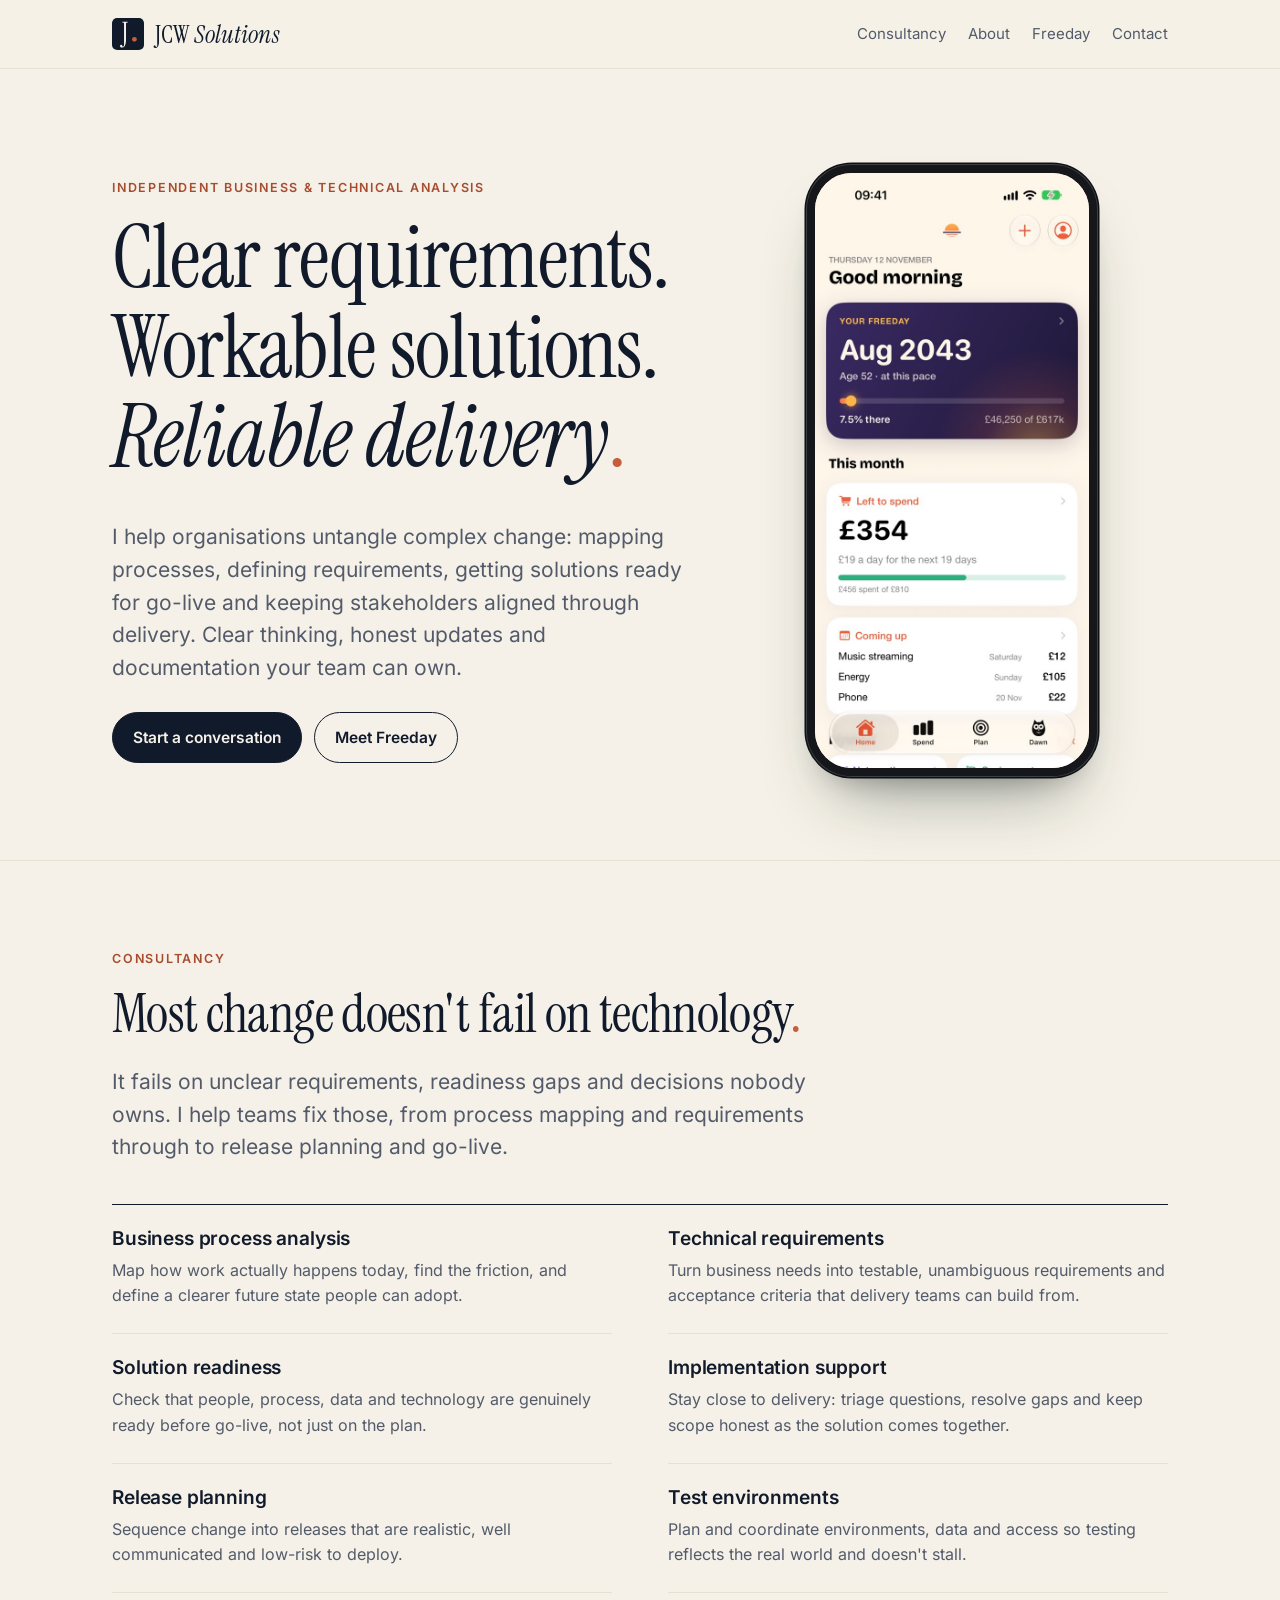
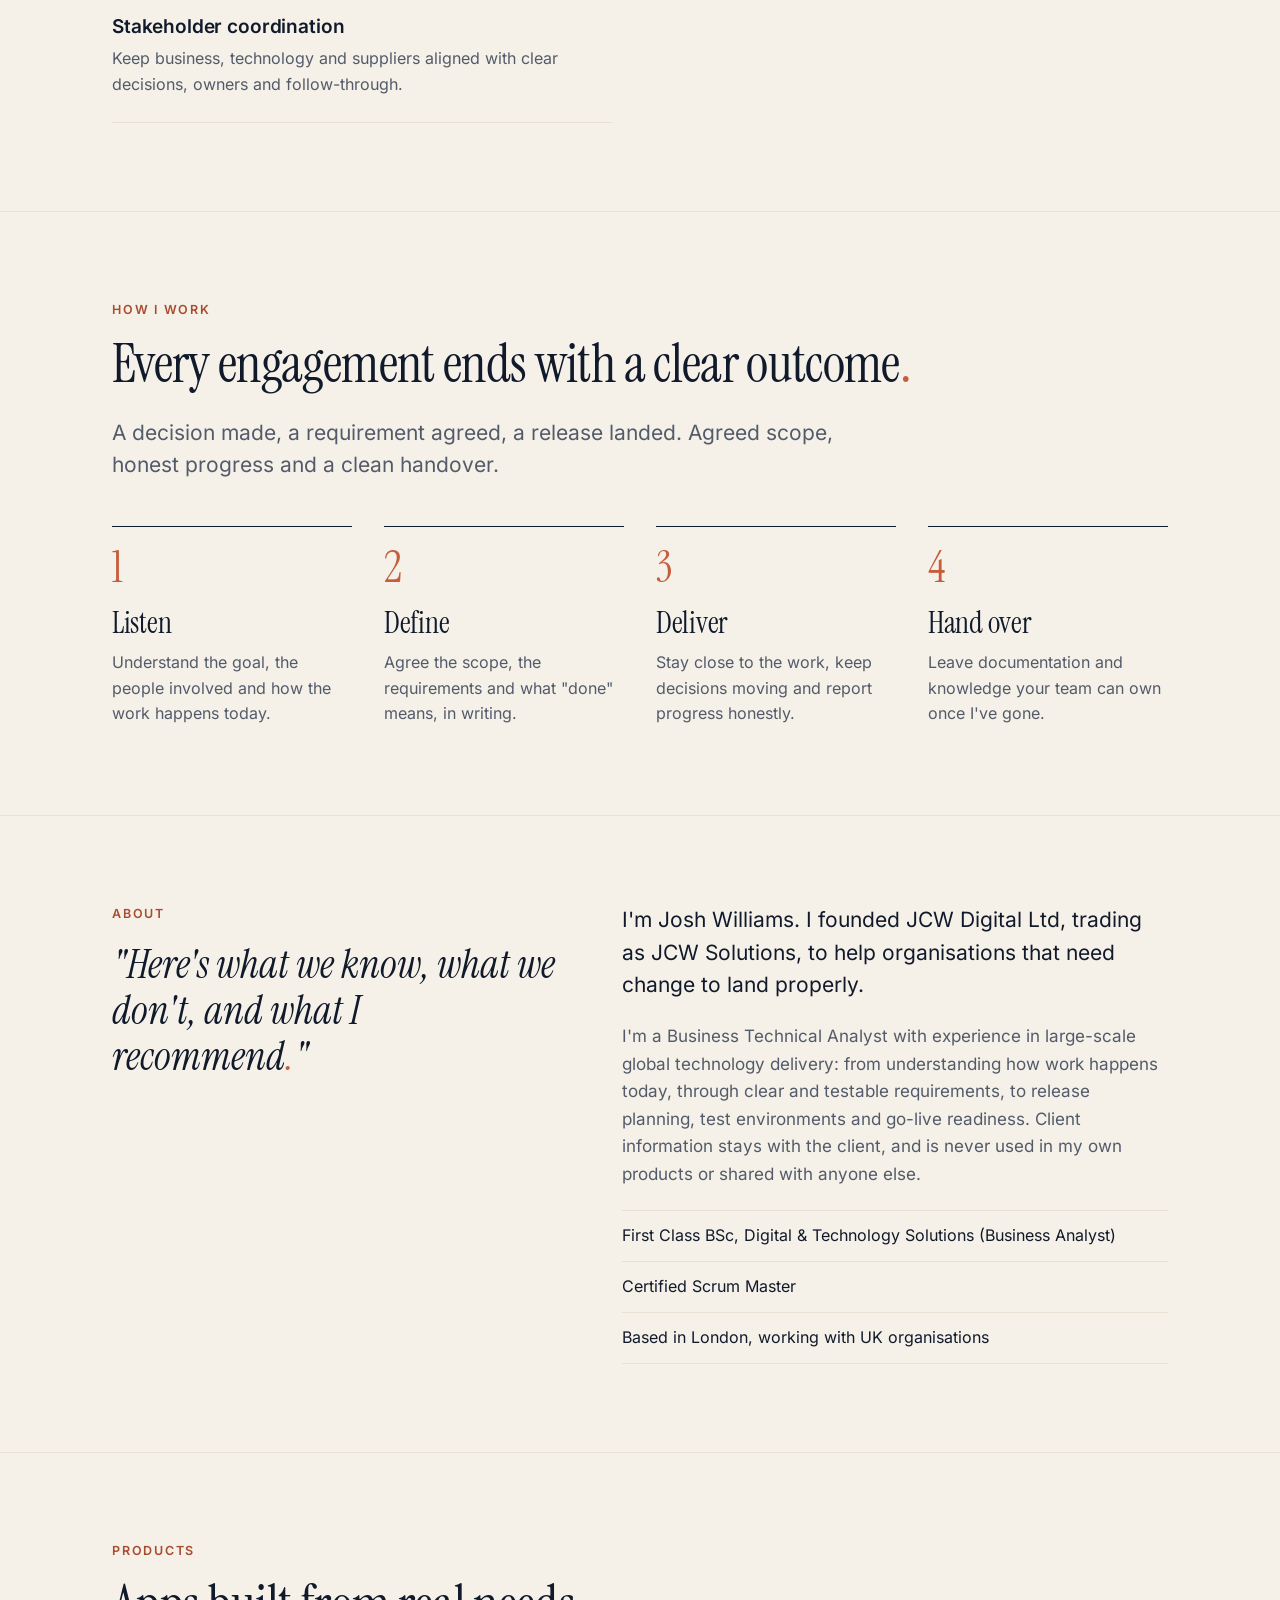
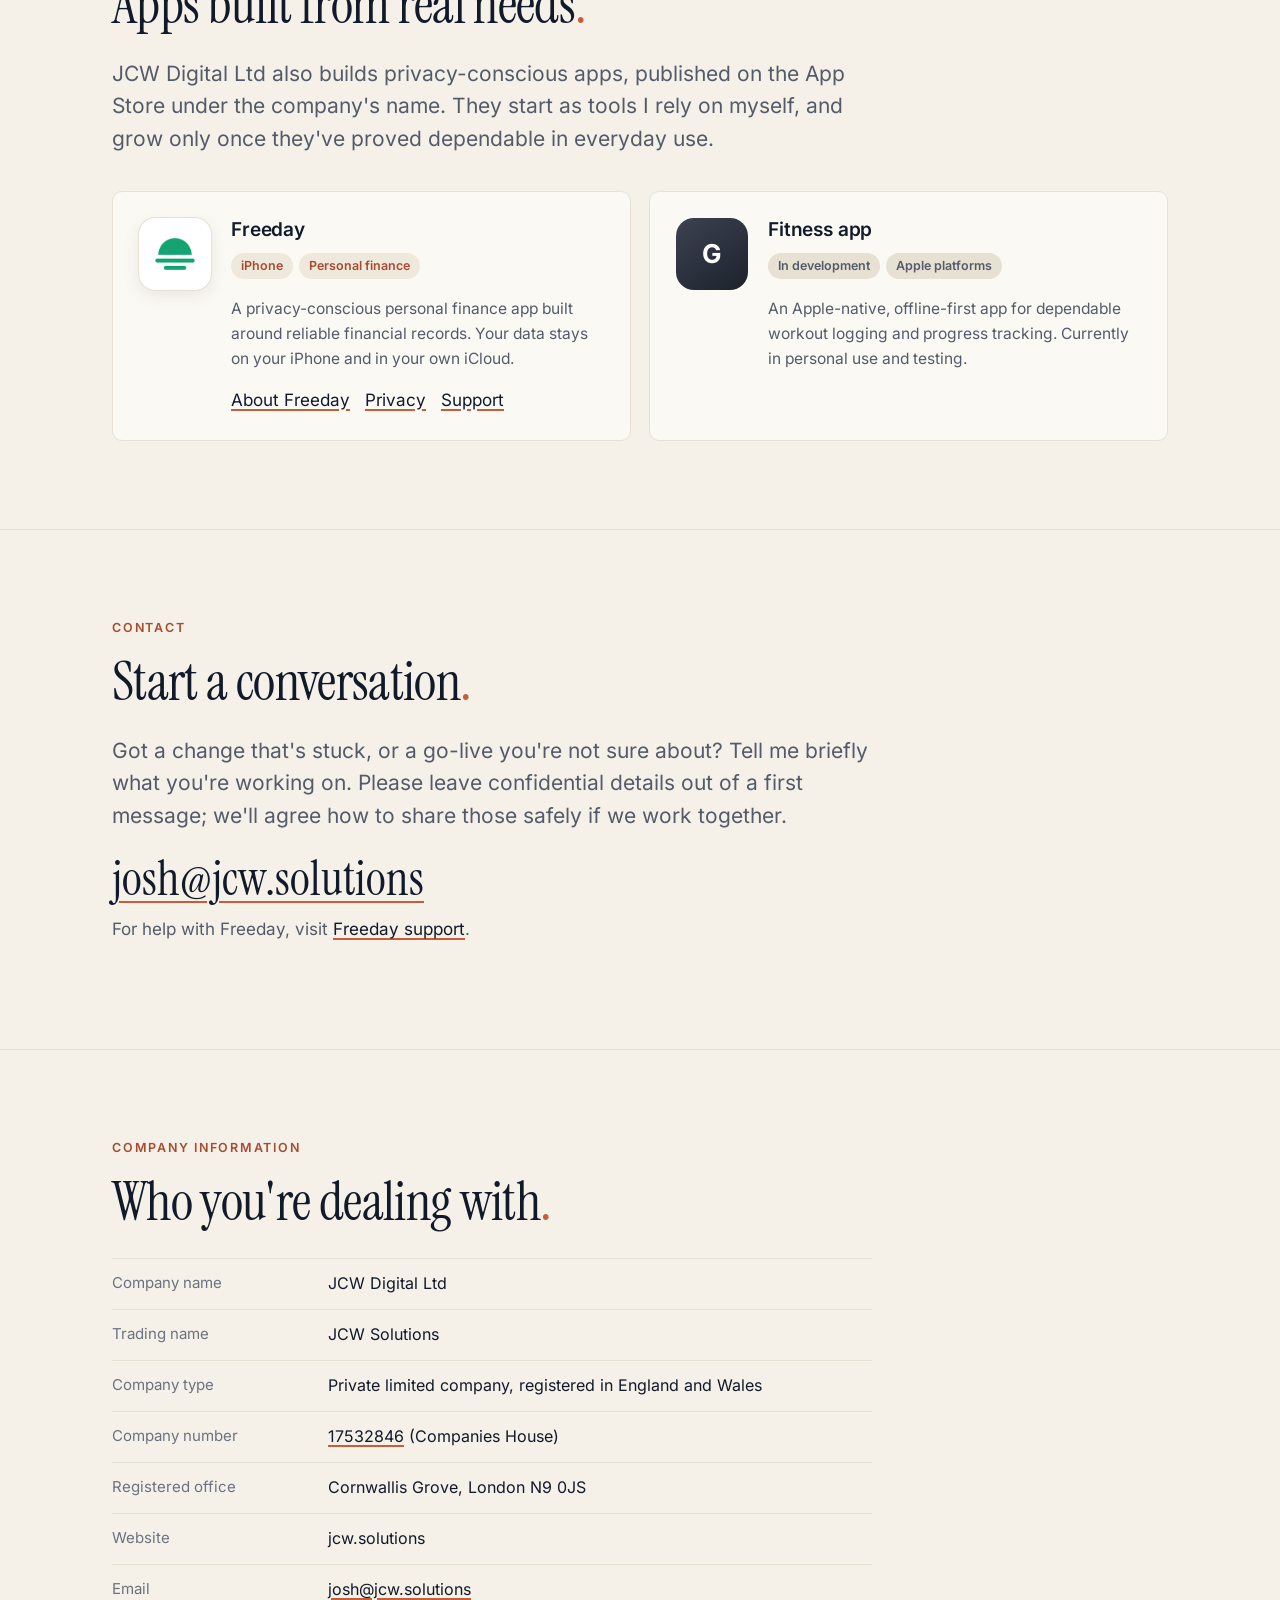
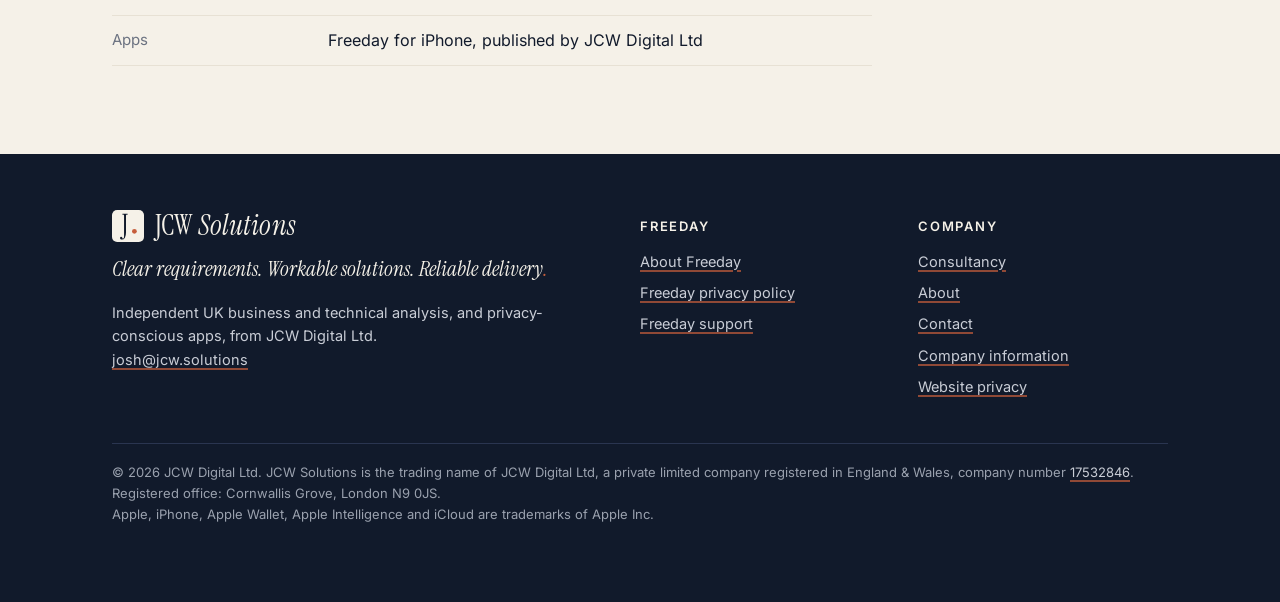
<file: index.html>
<!doctype html>
<html lang="en-GB">
<head>
<meta charset="utf-8">
<meta name="viewport" content="width=device-width, initial-scale=1">
<title>JCW Solutions (JCW Digital Ltd) — Business & technology analysis, and privacy-first apps</title>
<meta name="description" content="JCW Solutions, the trading name of JCW Digital Ltd, helps organisations turn complex business and technology challenges into clear requirements, workable solutions and reliable delivery — and builds privacy-first apps for iPhone.">
<link rel="canonical" href="https://jcw.solutions/">
<meta property="og:title" content="JCW Solutions (JCW Digital Ltd) — Business & technology analysis, and privacy-first apps">
<meta property="og:description" content="JCW Solutions, the trading name of JCW Digital Ltd, helps organisations turn complex business and technology challenges into clear requirements, workable solutions and reliable delivery — and builds privacy-first apps for iPhone.">
<meta property="og:url" content="https://jcw.solutions/">
<meta property="og:type" content="website">
<meta property="og:site_name" content="JCW Solutions (JCW Digital Ltd)">
<script type="application/ld+json">{"@context": "https://schema.org", "@type": "Organization", "name": "JCW Solutions", "legalName": "JCW Digital Ltd", "url": "https://jcw.solutions", "email": "josh@jcw.solutions", "logo": "https://jcw.solutions/assets/jcw-mark.svg", "founder": {"@type": "Person", "name": "Joshua Williams"}, "address": {"@type": "PostalAddress", "streetAddress": "Cornwallis Grove", "addressLocality": "London", "postalCode": "N9 0JS", "addressCountry": "GB"}, "identifier": {"@type": "PropertyValue", "propertyID": "Companies House company number", "value": "17532846"}, "sameAs": ["https://find-and-update.company-information.service.gov.uk/company/17532846"]}</script>
<meta name="color-scheme" content="light dark">
<meta name="theme-color" content="#F5F1E8" media="(prefers-color-scheme: light)">
<meta name="theme-color" content="#111A2B" media="(prefers-color-scheme: dark)">
<link rel="preload" href="/assets/fonts/instrument-serif.woff2" as="font" type="font/woff2" crossorigin>
<link rel="preload" href="/assets/fonts/inter-var.woff2" as="font" type="font/woff2" crossorigin>
<link rel="icon" href="/assets/favicon.svg" type="image/svg+xml">
<link rel="stylesheet" href="/assets/site.css">
<script src="/assets/site.js" defer></script>
</head>
<body data-section="home">
<a class="skip" href="#main">Skip to content</a>
<header class="site-header"><div class="wrap">
  <a class="brand" href="/" aria-label="JCW Solutions home"><svg class="brand-mark" viewBox="0 0 512 512" aria-hidden="true" focusable="false"><rect width="512" height="512" rx="81.92" class="tile"/><path d="M159.76448 473.5488Q146.11455999999998 473.5488 137.52832 466.28352Q128.94208 459.01824 128.94208 447.1296Q128.94208 438.3232 134.00576 432.59904Q139.06944 426.87488 146.99519999999998 426.87488Q154.48064 426.87488 157.56288 431.27808000000005Q160.64512 435.68128 162.62655999999998 441.40544Q164.608 447.1296 167.24992 451.53279999999995Q169.89184 455.936 175.61599999999999 455.936Q183.98208 455.936 188.38528 446.24896Q192.78848 436.56192 192.78848 418.94912V90.91072000000003Q192.78848 81.66399999999999 189.9264 78.58176Q187.06432 75.49952000000002 177.8176 73.73824000000002L167.69024 71.97696000000002Q161.96608 70.656 161.96608 66.69312000000002Q161.96608 61.84960000000001 168.57088 61.84960000000001H248.2688Q254.8736 61.84960000000001 254.8736 66.69312000000002Q254.8736 70.656 249.14944 71.97696000000002L239.02208 73.73824000000002Q229.77535999999998 75.49952000000002 226.91328 78.58176Q224.0512 81.66399999999999 224.0512 90.91072000000003V359.50592Q224.0512 412.34432 206.87872 442.94656Q189.70623999999998 473.5488 159.76448 473.5488Z" class="j"/><circle cx="358.40" cy="340.48" r="38.40" class="stop"/></svg><span>JCW <em>Solutions</em></span></a>
  <nav class="nav" aria-label="Main"><a href="/#services">Consultancy</a><a href="/#about">About</a><a href="/freeday/">Freeday</a><a href="/#contact">Contact</a></nav>
</div></header>
<main id="main">
<section class="hero"><div class="wrap hero-split">
  <div>
    <p class="eyebrow">Independent business &amp; technical analysis</p>
    <h1>Clear requirements. Workable solutions. <em>Reliable delivery</em><span class="dot">.</span></h1>
    <p class="lede">I help organisations untangle complex change: mapping processes, defining requirements, getting solutions ready for go-live and keeping stakeholders aligned through delivery. Clear thinking, honest updates and documentation your team can own.</p>
    <div class="btns">
      <a class="btn primary" href="#contact">Start a conversation</a>
      <a class="btn" href="/freeday/">Meet Freeday</a>
    </div>
  </div>
  <a href="/freeday/" aria-label="Freeday, the personal finance app from JCW Solutions"><figure class="phone"><picture><source srcset="/assets/shots/dark-home.jpg" media="(prefers-color-scheme: dark)"><img src="/assets/shots/light-home.jpg" width="600" height="1304" alt="Freeday app home screen" loading="eager" decoding="async"></picture></figure></a>
</div></section>

<section id="services"><div class="wrap">
  <p class="eyebrow">Consultancy</p>
  <h2>Most change doesn't fail on technology<span class="dot">.</span></h2>
  <p class="lede">It fails on unclear requirements, readiness gaps and decisions nobody owns. I help teams fix those, from process mapping and requirements through to release planning and go-live.</p>
  <ul class="ruled">
    <li><h3>Business process analysis</h3><p>Map how work actually happens today, find the friction, and define a clearer future state people can adopt.</p></li>
    <li><h3>Technical requirements</h3><p>Turn business needs into testable, unambiguous requirements and acceptance criteria that delivery teams can build from.</p></li>
    <li><h3>Solution readiness</h3><p>Check that people, process, data and technology are genuinely ready before go-live, not just on the plan.</p></li>
    <li><h3>Implementation support</h3><p>Stay close to delivery: triage questions, resolve gaps and keep scope honest as the solution comes together.</p></li>
    <li><h3>Release planning</h3><p>Sequence change into releases that are realistic, well communicated and low-risk to deploy.</p></li>
    <li><h3>Test environments</h3><p>Plan and coordinate environments, data and access so testing reflects the real world and doesn't stall.</p></li>
    <li><h3>Stakeholder coordination</h3><p>Keep business, technology and suppliers aligned with clear decisions, owners and follow-through.</p></li>
  </ul>
</div></section>

<section id="approach"><div class="wrap">
  <p class="eyebrow">How I work</p>
  <h2>Every engagement ends with a clear outcome<span class="dot">.</span></h2>
  <p class="lede">A decision made, a requirement agreed, a release landed. Agreed scope, honest progress and a clean handover.</p>
  <ol class="steps">
    <li><h3>Listen</h3><p>Understand the goal, the people involved and how the work happens today.</p></li>
    <li><h3>Define</h3><p>Agree the scope, the requirements and what "done" means, in writing.</p></li>
    <li><h3>Deliver</h3><p>Stay close to the work, keep decisions moving and report progress honestly.</p></li>
    <li><h3>Hand over</h3><p>Leave documentation and knowledge your team can own once I've gone.</p></li>
  </ol>
</div></section>

<section id="about"><div class="wrap about">
  <div>
    <p class="eyebrow">About</p>
    <blockquote>"Here's what we know, what we don't, and what I recommend<span class="dot">.</span>"</blockquote>
  </div>
  <div>
    <p class="lede" style="color:var(--ink)">I'm Josh Williams. I founded JCW Digital Ltd, trading as JCW Solutions, to help organisations that need change to land properly.</p>
    <p class="muted">I'm a Business Technical Analyst with experience in large-scale global technology delivery: from understanding how work happens today, through clear and testable requirements, to release planning, test environments and go-live readiness. Client information stays with the client, and is never used in my own products or shared with anyone else.</p>
    <ul class="facts">
      <li>First Class BSc, Digital &amp; Technology Solutions (Business Analyst)</li>
      <li>Certified Scrum Master</li>
      <li>Based in London, working with UK organisations</li>
    </ul>
  </div>
</div></section>

<section id="products"><div class="wrap">
  <p class="eyebrow">Products</p>
  <h2>Apps built from real needs<span class="dot">.</span></h2>
  <p class="lede">JCW Digital Ltd also builds privacy-conscious apps, published on the App Store under the company's name. They start as tools I rely on myself, and grow only once they've proved dependable in everyday use.</p>
  <div class="grid grid-2" style="margin-top:36px">
    <div class="card product">
      <picture><source srcset="/assets/freeday-icon-dark-180.png 1x, /assets/freeday-icon-dark-360.png 2x" media="(prefers-color-scheme: dark)"><img class="app-icon-img" src="/assets/freeday-icon-180.png" srcset="/assets/freeday-icon-180.png 1x, /assets/freeday-icon-360.png 2x" width="72" height="72" alt="Freeday app icon"></picture>
      <div>
        <h3>Freeday</h3>
        <p><span class="pill">iPhone</span><span class="pill">Personal finance</span></p>
        <p class="muted">A privacy-conscious personal finance app built around reliable financial records. Your data stays on your iPhone and in your own iCloud.</p>
        <p><a href="/freeday/">About Freeday</a> &nbsp; <a href="/freeday/privacy/">Privacy</a> &nbsp; <a href="/freeday/support/">Support</a></p>
      </div>
    </div>
    <div class="card product">
      <div class="app-icon fitness" aria-hidden="true">G</div>
      <div>
        <h3>Fitness app</h3>
        <p><span class="pill neutral">In development</span><span class="pill neutral">Apple platforms</span></p>
        <p class="muted">An Apple-native, offline-first app for dependable workout logging and progress tracking. Currently in personal use and testing.</p>
      </div>
    </div>
  </div>
</div></section>

<section id="contact"><div class="wrap">
  <p class="eyebrow">Contact</p>
  <h2>Start a conversation<span class="dot">.</span></h2>
  <p class="lede">Got a change that's stuck, or a go-live you're not sure about? Tell me briefly what you're working on. Please leave confidential details out of a first message; we'll agree how to share those safely if we work together.</p>
  <p class="contact-line"><a href="mailto:josh@jcw.solutions">josh@jcw.solutions</a></p>
  <p class="muted">For help with Freeday, visit <a href="/freeday/support/">Freeday support</a>.</p>
</div></section>

<section id="company"><div class="wrap">
  <p class="eyebrow">Company information</p>
  <h2>Who you're dealing with<span class="dot">.</span></h2>
  <dl class="company">
    <div><dt>Company name</dt><dd>JCW Digital Ltd</dd></div>
    <div><dt>Trading name</dt><dd>JCW Solutions</dd></div>
    <div><dt>Company type</dt><dd>Private limited company, registered in England and Wales</dd></div>
    <div><dt>Company number</dt><dd><a href="https://find-and-update.company-information.service.gov.uk/company/17532846">17532846</a> (Companies House)</dd></div>
    <div><dt>Registered office</dt><dd>Cornwallis Grove, London N9 0JS</dd></div>
    <div><dt>Website</dt><dd>jcw.solutions</dd></div>
    <div><dt>Email</dt><dd><a href="mailto:josh@jcw.solutions">josh@jcw.solutions</a></dd></div>
    <div><dt>Apps</dt><dd>Freeday for iPhone, published by JCW Digital Ltd</dd></div>
  </dl>
</div></section>

</main>
<footer class="site-footer"><div class="wrap">
  <div class="cols">
    <div>
      <a class="brand" href="/" aria-label="JCW Solutions home"><svg class="brand-mark" viewBox="0 0 512 512" aria-hidden="true" focusable="false"><rect width="512" height="512" rx="81.92" class="tile"/><path d="M159.76448 473.5488Q146.11455999999998 473.5488 137.52832 466.28352Q128.94208 459.01824 128.94208 447.1296Q128.94208 438.3232 134.00576 432.59904Q139.06944 426.87488 146.99519999999998 426.87488Q154.48064 426.87488 157.56288 431.27808000000005Q160.64512 435.68128 162.62655999999998 441.40544Q164.608 447.1296 167.24992 451.53279999999995Q169.89184 455.936 175.61599999999999 455.936Q183.98208 455.936 188.38528 446.24896Q192.78848 436.56192 192.78848 418.94912V90.91072000000003Q192.78848 81.66399999999999 189.9264 78.58176Q187.06432 75.49952000000002 177.8176 73.73824000000002L167.69024 71.97696000000002Q161.96608 70.656 161.96608 66.69312000000002Q161.96608 61.84960000000001 168.57088 61.84960000000001H248.2688Q254.8736 61.84960000000001 254.8736 66.69312000000002Q254.8736 70.656 249.14944 71.97696000000002L239.02208 73.73824000000002Q229.77535999999998 75.49952000000002 226.91328 78.58176Q224.0512 81.66399999999999 224.0512 90.91072000000003V359.50592Q224.0512 412.34432 206.87872 442.94656Q189.70623999999998 473.5488 159.76448 473.5488Z" class="j"/><circle cx="358.40" cy="340.48" r="38.40" class="stop"/></svg><span>JCW <em>Solutions</em></span></a>
      <p class="tagline">Clear requirements. Workable solutions. Reliable delivery<span class="dot">.</span></p>
      <p>Independent UK business and technical analysis, and privacy-conscious apps, from JCW Digital Ltd.<br><a href="mailto:josh@jcw.solutions">josh@jcw.solutions</a></p>
    </div>
    <div><h4>Freeday</h4><ul>
      <li><a href="/freeday/">About Freeday</a></li>
      <li><a href="/freeday/privacy/">Freeday privacy policy</a></li>
      <li><a href="/freeday/support/">Freeday support</a></li>
    </ul></div>
    <div><h4>Company</h4><ul>
      <li><a href="/#services">Consultancy</a></li>
      <li><a href="/#about">About</a></li>
      <li><a href="/#contact">Contact</a></li>
      <li><a href="/#company">Company information</a></li>
      <li><a href="/privacy/">Website privacy</a></li>
    </ul></div>
  </div>
  <p class="legal">&copy; 2026 JCW Digital Ltd. JCW Solutions is the trading name of JCW Digital Ltd, a private limited company registered in England &amp; Wales, company number <a href="https://find-and-update.company-information.service.gov.uk/company/17532846">17532846</a>. Registered office: Cornwallis Grove, London N9 0JS.<br>Apple, iPhone, Apple Wallet, Apple Intelligence and iCloud are trademarks of Apple Inc.</p>
</div></footer>
</body>
</html>
</file>
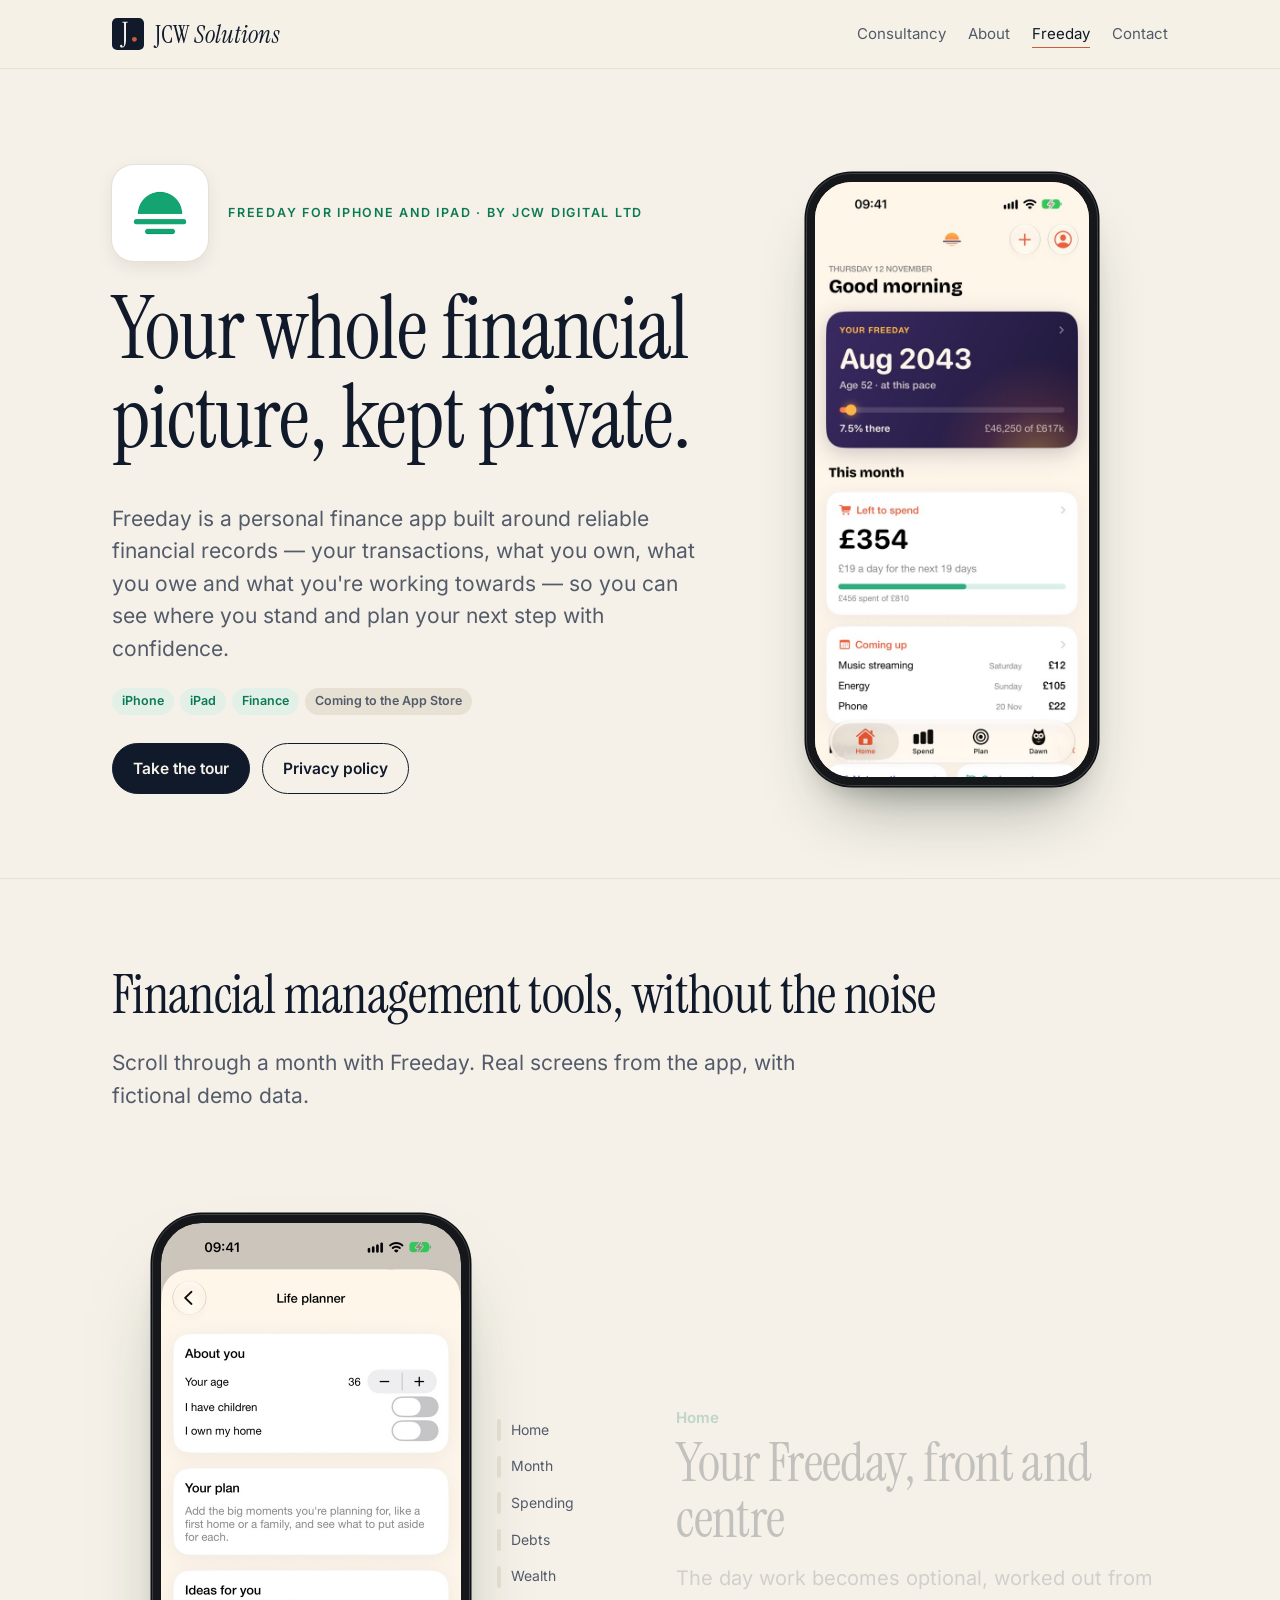
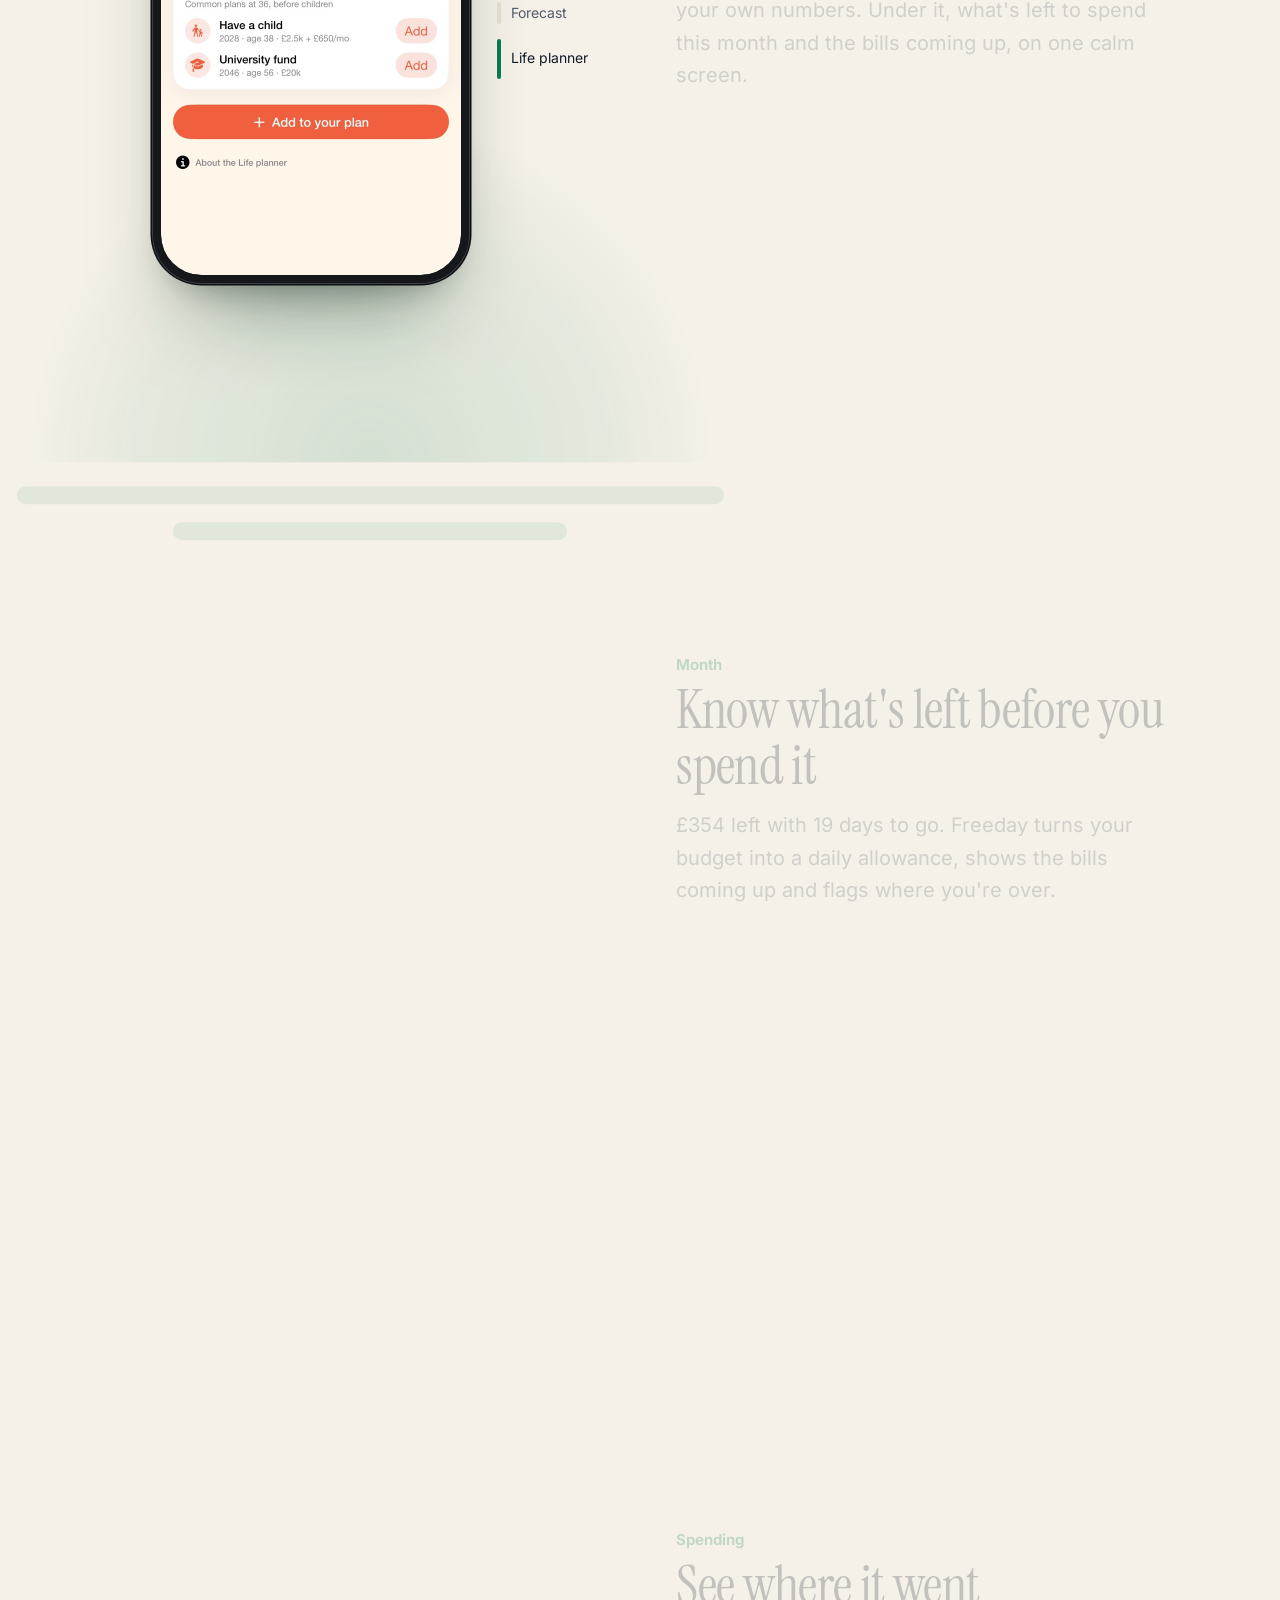
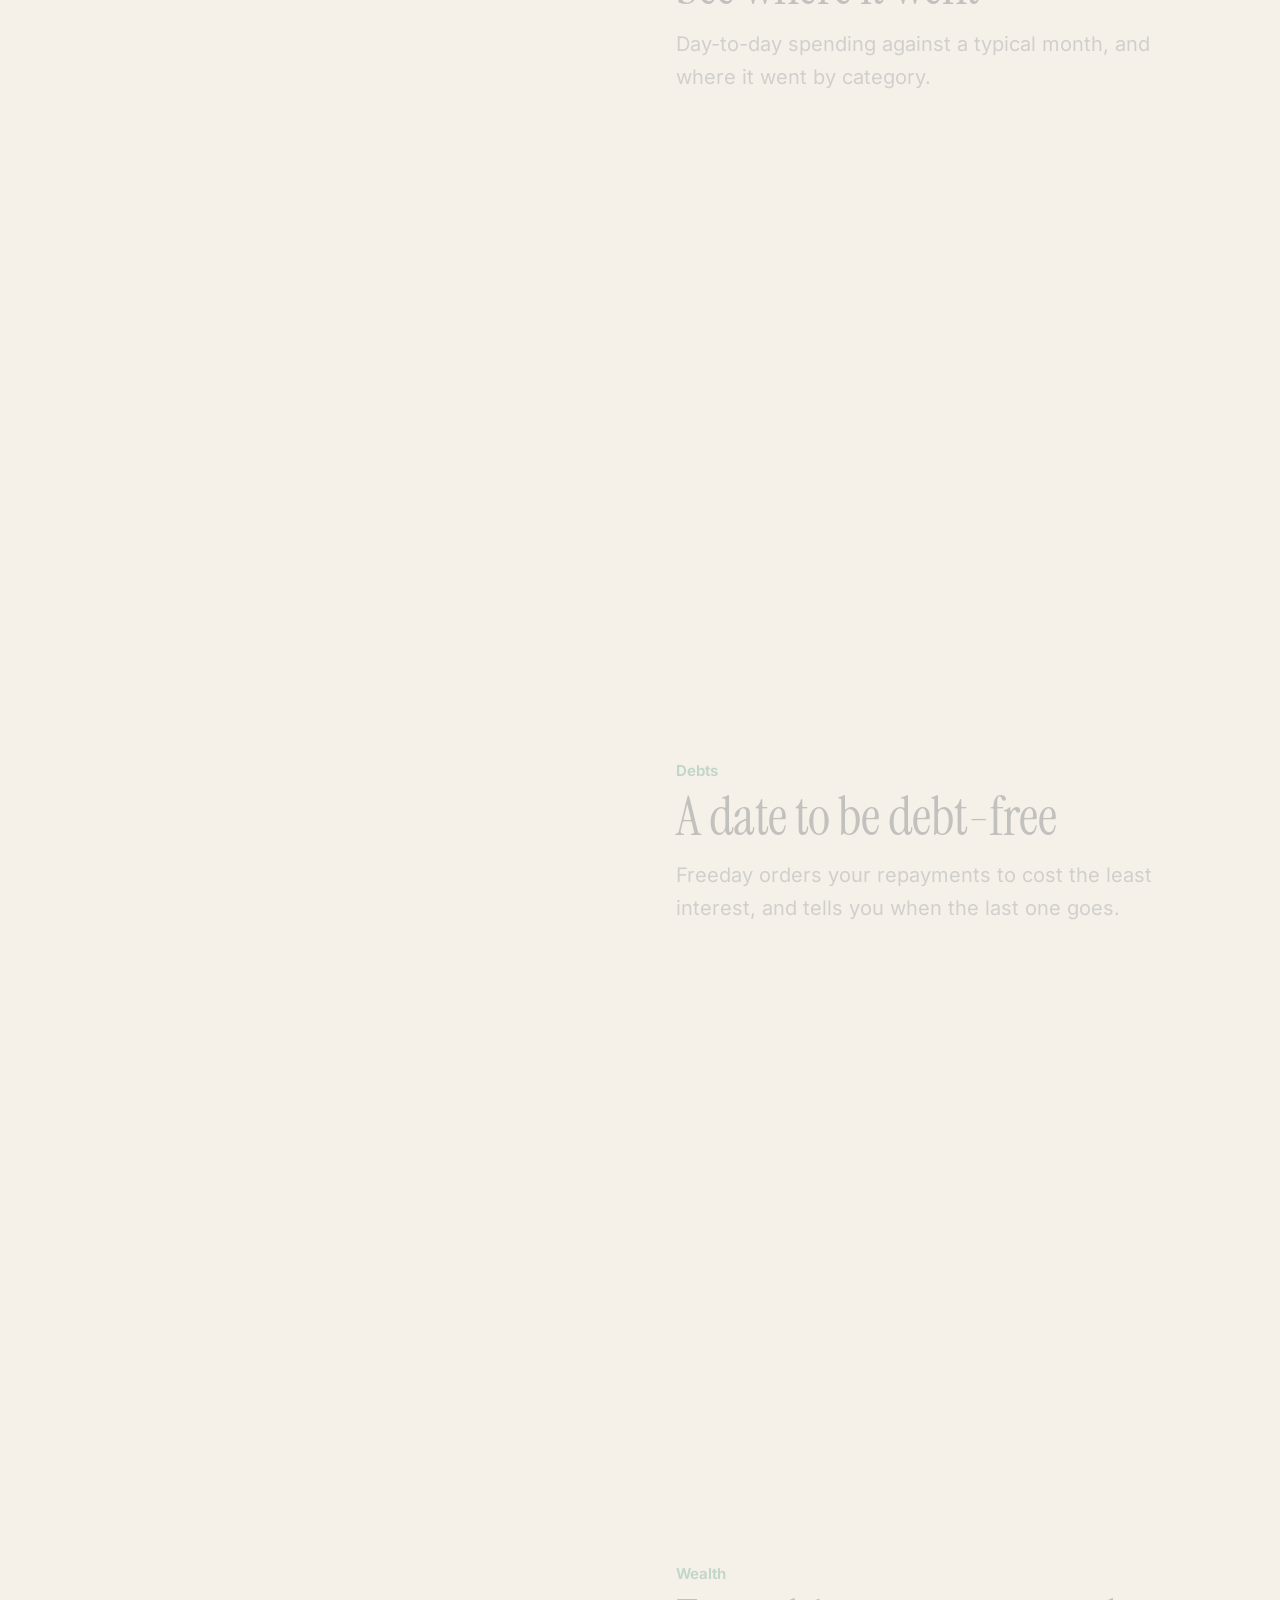
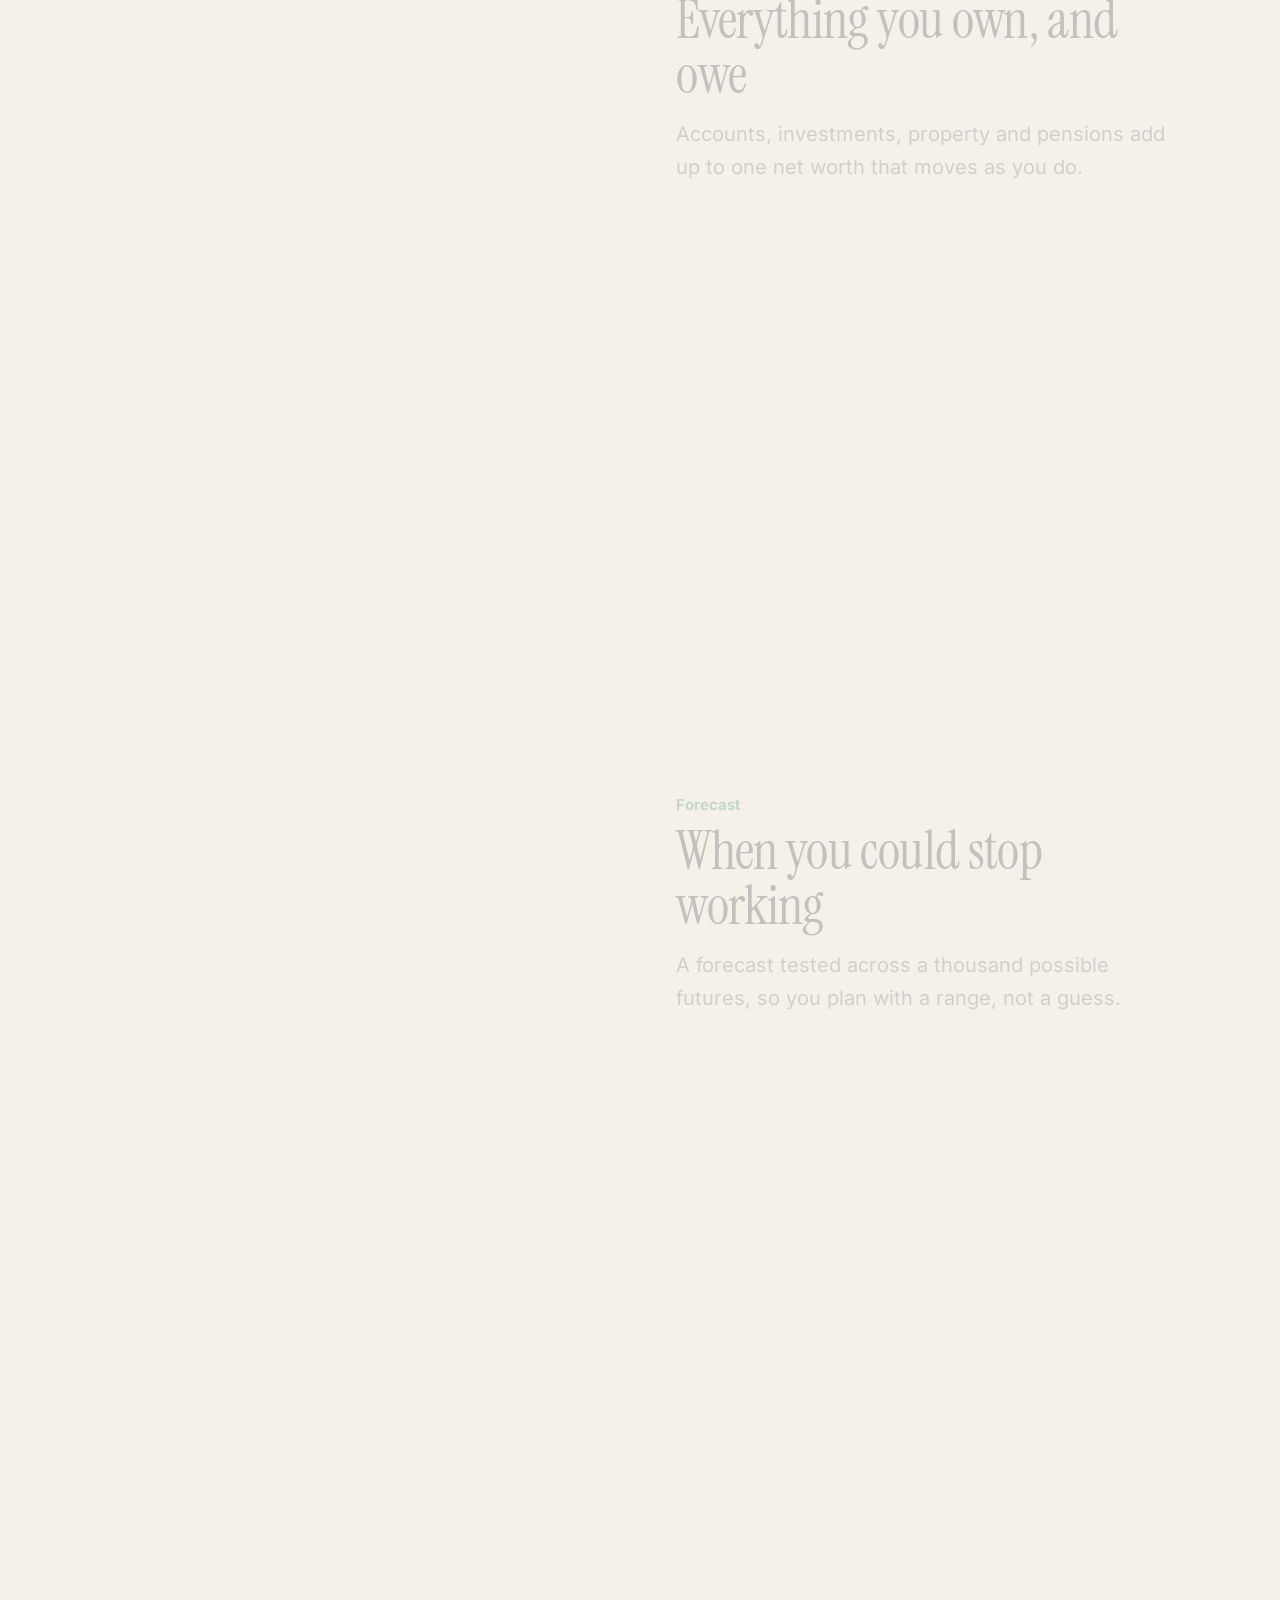
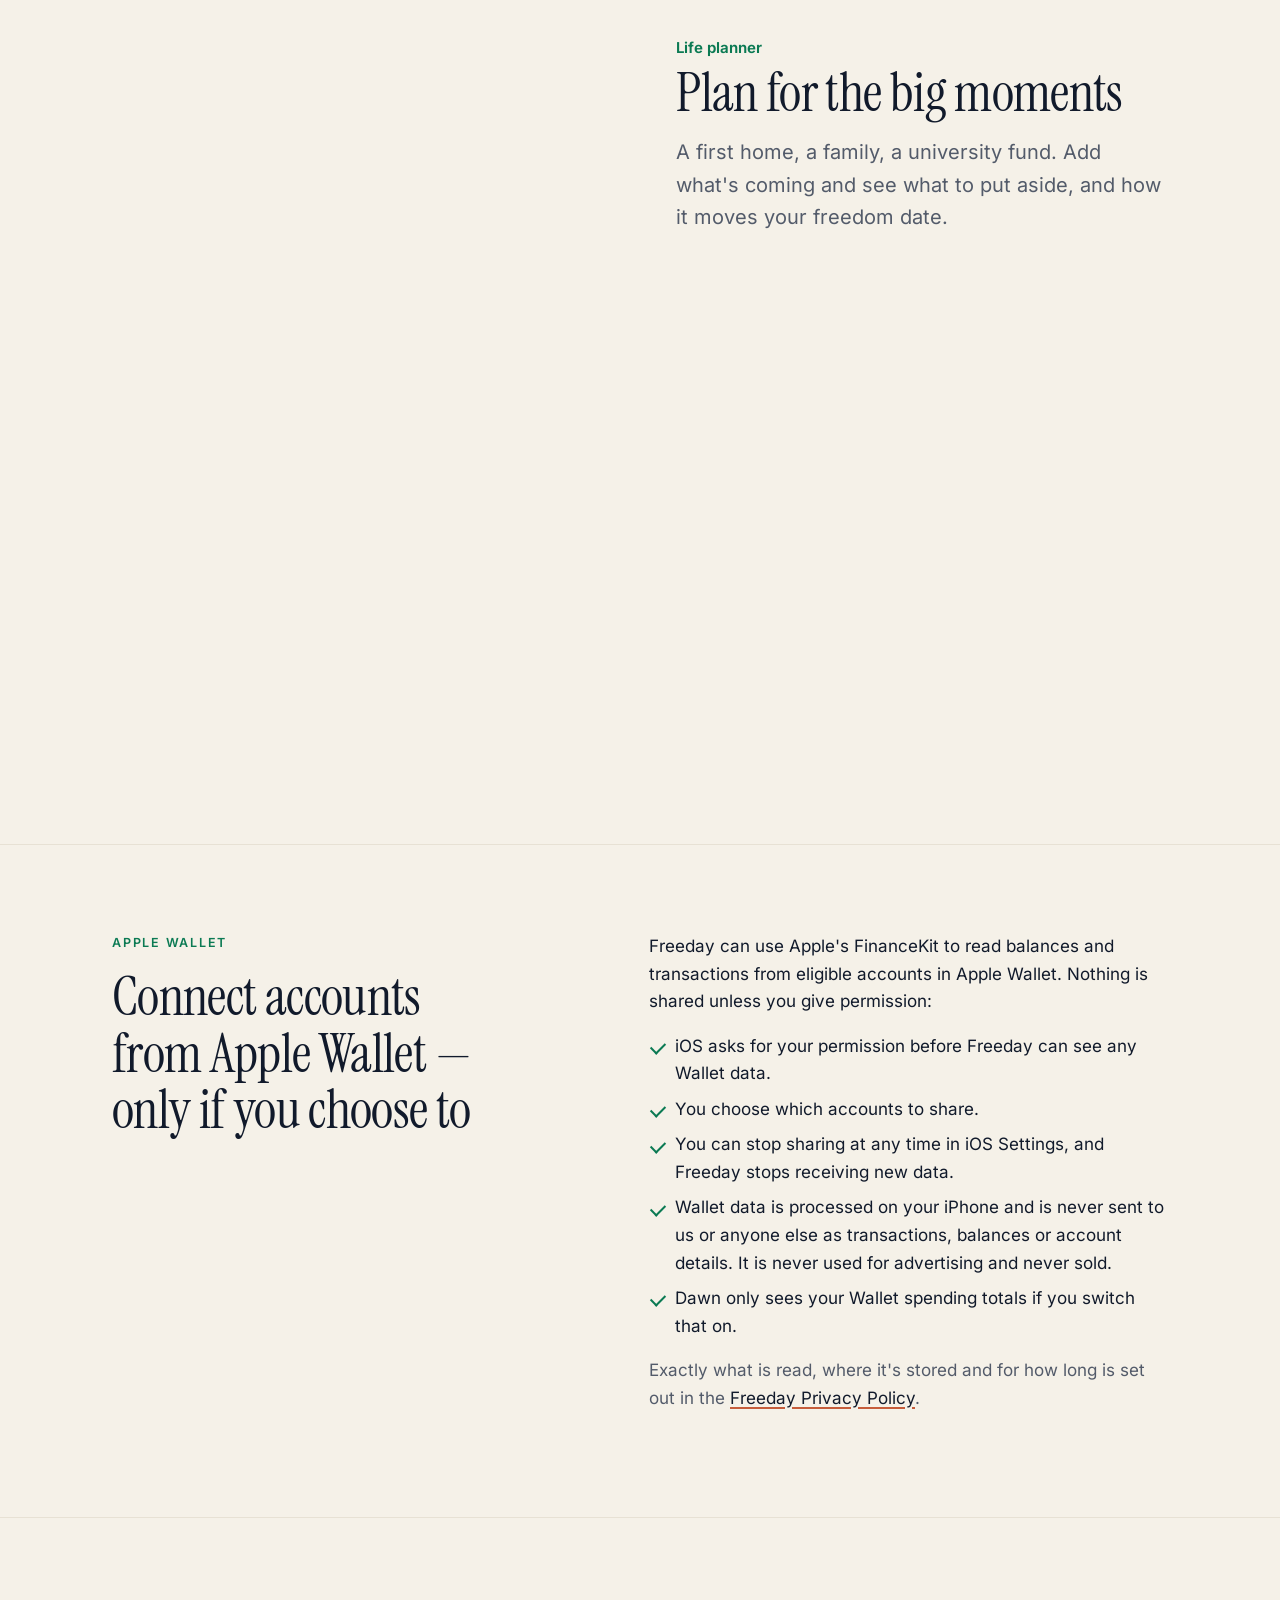
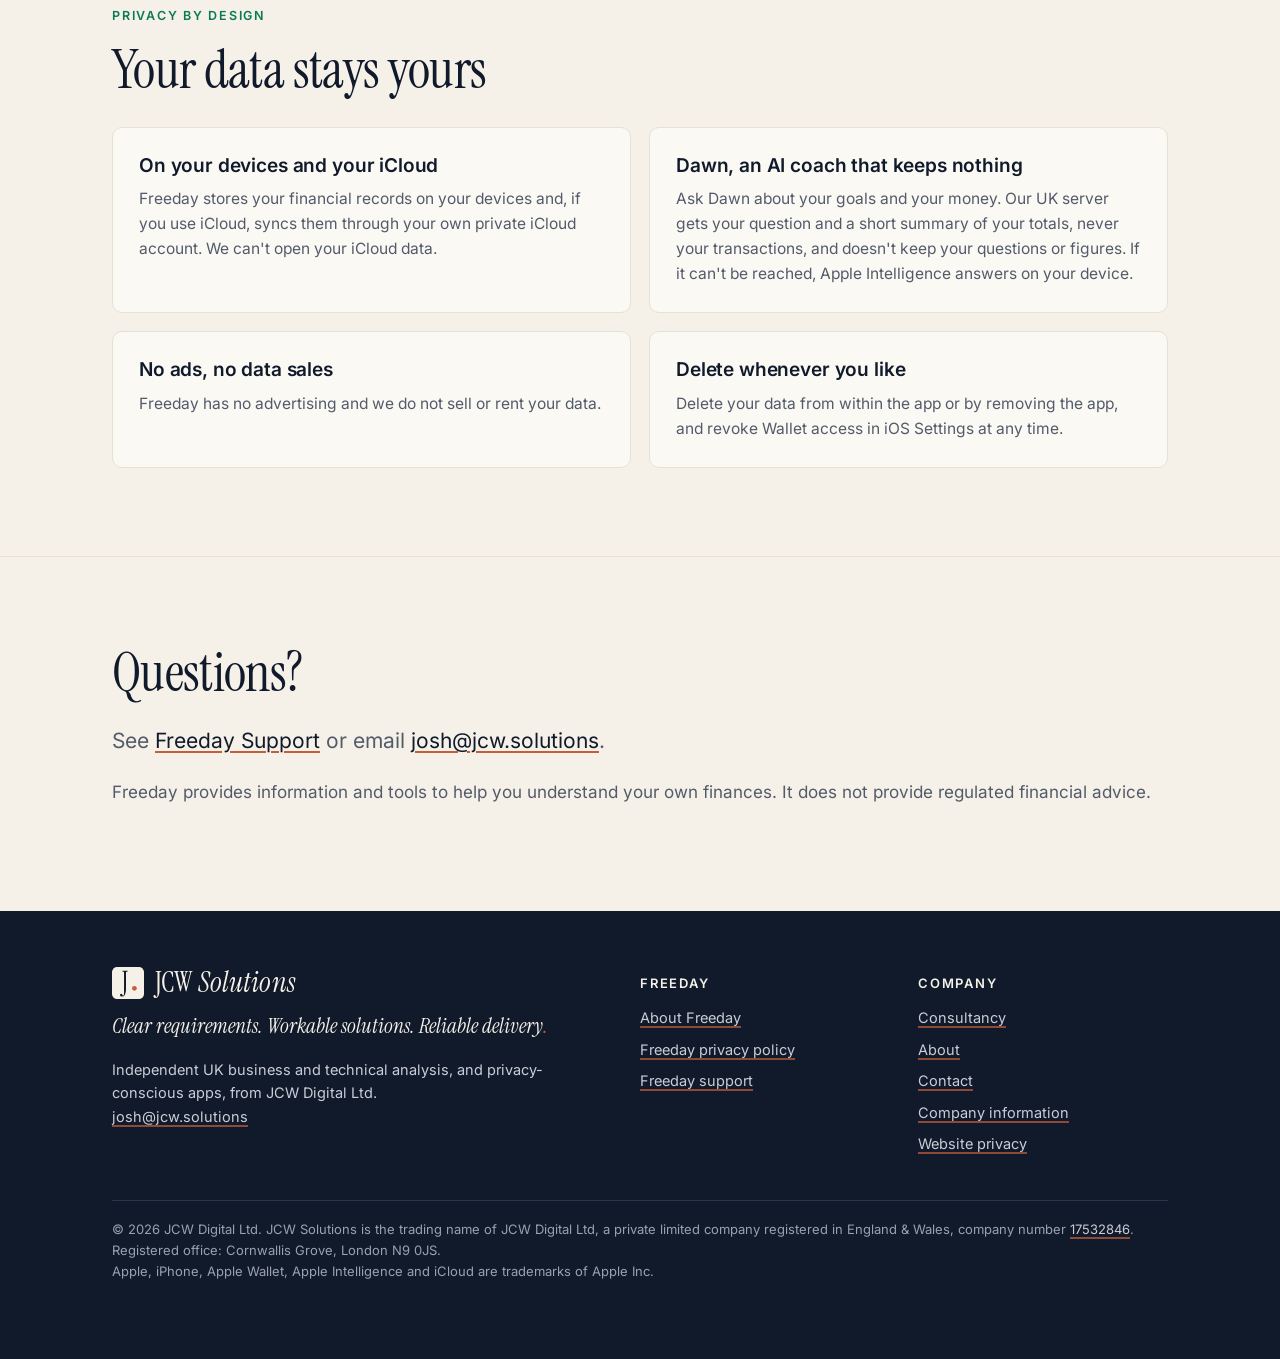
<file: freeday/index.html>
<!doctype html>
<html lang="en-GB">
<head>
<meta charset="utf-8">
<meta name="viewport" content="width=device-width, initial-scale=1">
<title>Freeday — Private personal finance for iPhone</title>
<meta name="description" content="Freeday is a privacy-conscious personal finance app for iPhone from JCW Digital Ltd (JCW Solutions), built around reliable financial records that stay under your control.">
<link rel="canonical" href="https://jcw.solutions/freeday/">
<meta property="og:title" content="Freeday — Private personal finance for iPhone">
<meta property="og:description" content="Freeday is a privacy-conscious personal finance app for iPhone from JCW Digital Ltd (JCW Solutions), built around reliable financial records that stay under your control.">
<meta property="og:url" content="https://jcw.solutions/freeday/">
<meta property="og:type" content="website">
<meta property="og:site_name" content="JCW Solutions (JCW Digital Ltd)">
<script type="application/ld+json">{"@context": "https://schema.org", "@type": "Organization", "name": "JCW Solutions", "legalName": "JCW Digital Ltd", "url": "https://jcw.solutions", "email": "josh@jcw.solutions", "logo": "https://jcw.solutions/assets/jcw-mark.svg", "founder": {"@type": "Person", "name": "Joshua Williams"}, "address": {"@type": "PostalAddress", "streetAddress": "Cornwallis Grove", "addressLocality": "London", "postalCode": "N9 0JS", "addressCountry": "GB"}, "identifier": {"@type": "PropertyValue", "propertyID": "Companies House company number", "value": "17532846"}, "sameAs": ["https://find-and-update.company-information.service.gov.uk/company/17532846"]}</script>
<meta name="color-scheme" content="light dark">
<meta name="theme-color" content="#F5F1E8" media="(prefers-color-scheme: light)">
<meta name="theme-color" content="#111A2B" media="(prefers-color-scheme: dark)">
<link rel="preload" href="/assets/fonts/instrument-serif.woff2" as="font" type="font/woff2" crossorigin>
<link rel="preload" href="/assets/fonts/inter-var.woff2" as="font" type="font/woff2" crossorigin>
<link rel="icon" href="/assets/favicon.svg" type="image/svg+xml">
<link rel="stylesheet" href="/assets/site.css">
<script src="/assets/site.js" defer></script>
</head>
<body data-section="freeday">
<a class="skip" href="#main">Skip to content</a>
<header class="site-header"><div class="wrap">
  <a class="brand" href="/" aria-label="JCW Solutions home"><svg class="brand-mark" viewBox="0 0 512 512" aria-hidden="true" focusable="false"><rect width="512" height="512" rx="81.92" class="tile"/><path d="M159.76448 473.5488Q146.11455999999998 473.5488 137.52832 466.28352Q128.94208 459.01824 128.94208 447.1296Q128.94208 438.3232 134.00576 432.59904Q139.06944 426.87488 146.99519999999998 426.87488Q154.48064 426.87488 157.56288 431.27808000000005Q160.64512 435.68128 162.62655999999998 441.40544Q164.608 447.1296 167.24992 451.53279999999995Q169.89184 455.936 175.61599999999999 455.936Q183.98208 455.936 188.38528 446.24896Q192.78848 436.56192 192.78848 418.94912V90.91072000000003Q192.78848 81.66399999999999 189.9264 78.58176Q187.06432 75.49952000000002 177.8176 73.73824000000002L167.69024 71.97696000000002Q161.96608 70.656 161.96608 66.69312000000002Q161.96608 61.84960000000001 168.57088 61.84960000000001H248.2688Q254.8736 61.84960000000001 254.8736 66.69312000000002Q254.8736 70.656 249.14944 71.97696000000002L239.02208 73.73824000000002Q229.77535999999998 75.49952000000002 226.91328 78.58176Q224.0512 81.66399999999999 224.0512 90.91072000000003V359.50592Q224.0512 412.34432 206.87872 442.94656Q189.70623999999998 473.5488 159.76448 473.5488Z" class="j"/><circle cx="358.40" cy="340.48" r="38.40" class="stop"/></svg><span>JCW <em>Solutions</em></span></a>
  <nav class="nav" aria-label="Main"><a href="/#services">Consultancy</a><a href="/#about">About</a><a href="/freeday/" aria-current="page">Freeday</a><a href="/#contact">Contact</a></nav>
</div></header>
<main id="main">
<section class="hero"><div class="wrap hero-split">
  <div>
    <div class="product" style="align-items:center;grid-template-columns:96px 1fr">
      <picture><source srcset="/assets/freeday-icon-dark-180.png 1x, /assets/freeday-icon-dark-360.png 2x" media="(prefers-color-scheme: dark)"><img class="app-icon-img lg" src="/assets/freeday-icon-180.png" srcset="/assets/freeday-icon-180.png 1x, /assets/freeday-icon-360.png 2x" width="96" height="96" alt="Freeday app icon"></picture>
      <div><p class="eyebrow" style="margin:0">Freeday for iPhone and iPad · by JCW Digital Ltd</p></div>
    </div>
    <h1 style="margin-top:24px">Your whole financial picture, kept private.</h1>
    <p class="lede">Freeday is a personal finance app built around reliable financial records — your transactions, what you own, what you owe and what you're working towards — so you can see where you stand and plan your next step with confidence.</p>
    <p><span class="pill">iPhone</span><span class="pill">iPad</span><span class="pill">Finance</span><span class="pill neutral">Coming to the App Store</span></p>
    <div class="btns">
      <a class="btn primary" href="#screens">Take the tour</a>
      <a class="btn" href="/freeday/privacy/">Privacy policy</a>
    </div>
  </div>
  <figure class="phone"><picture><source srcset="/assets/shots/dark-home.jpg" media="(prefers-color-scheme: dark)"><img src="/assets/shots/light-home.jpg" width="600" height="1304" alt="Freeday home screen showing your Freeday, August 2043, at 7.5% of the way there, £354 left to spend this month and the bills coming up" loading="eager" decoding="async"></picture></figure>
</div></section>

<section id="screens" class="tour" aria-labelledby="tour-title">
  <div class="wrap tour-head">
    <h2 id="tour-title">Financial management tools, without the noise</h2>
    <p class="lede">Scroll through a month with Freeday. Real screens from the app, with fictional demo data.</p>
  </div>
  <div class="wrap tour-body">
    <div class="tour-stage" aria-hidden="false">
      <div class="tour-sun" aria-hidden="true"><span class="sun-disc"></span><span class="sun-bar"></span><span class="sun-bar short"></span></div>
      <figure class="phone tour-phone">
        <div class="tour-screens">
        <picture class="tour-screen is-active" data-screen="0"><source srcset="/assets/shots/dark-home.jpg" media="(prefers-color-scheme: dark)"><img src="/assets/shots/light-home.jpg" width="600" height="1304" alt="Freeday home screen showing your Freeday, August 2043, at 7.5% of the way there, £354 left to spend at £19 a day and the bills coming up" loading="eager" decoding="async"></picture>
        <picture class="tour-screen" data-screen="1"><source srcset="/assets/shots/dark-month.jpg" media="(prefers-color-scheme: dark)"><img src="/assets/shots/light-month.jpg" width="600" height="1304" alt="Month screen showing £354 left this month, £19 a day for 19 days, upcoming bills and budget against actual" loading="eager" decoding="async"></picture>
        <picture class="tour-screen" data-screen="2"><source srcset="/assets/shots/dark-spending.jpg" media="(prefers-color-scheme: dark)"><img src="/assets/shots/light-spending.jpg" width="600" height="1304" alt="Spending screen showing £456 spent day to day in November against a typical month, with spending by category" loading="lazy" decoding="async"></picture>
        <picture class="tour-screen" data-screen="3"><source srcset="/assets/shots/dark-plan.jpg" media="(prefers-color-scheme: dark)"><img src="/assets/shots/light-plan.jpg" width="600" height="1304" alt="Debts plan showing a debt-free date of December 2027 and £62 saved in interest with the avalanche strategy" loading="lazy" decoding="async"></picture>
        <picture class="tour-screen" data-screen="4"><source srcset="/assets/shots/dark-assets.jpg" media="(prefers-color-scheme: dark)"><img src="/assets/shots/light-assets.jpg" width="600" height="1304" alt="Wealth screen showing net worth of £101,367 with the last year as a line, a Trading 212 ISA, cash to hand and where your wealth is" loading="lazy" decoding="async"></picture>
        <picture class="tour-screen" data-screen="5"><source srcset="/assets/shots/dark-forecast.jpg" media="(prefers-color-scheme: dark)"><img src="/assets/shots/light-forecast.jpg" width="600" height="1304" alt="Forecast screen showing you could stop working at 49, with optimistic, middle and pessimistic ages" loading="lazy" decoding="async"></picture>
        <picture class="tour-screen" data-screen="6"><source srcset="/assets/shots/dark-life.jpg" media="(prefers-color-scheme: dark)"><img src="/assets/shots/light-life.jpg" width="600" height="1304" alt="Life planner with ideas for you, such as having a child or a university fund, each with a year and cost to add to your plan" loading="lazy" decoding="async"></picture>
        </div>
      </figure>
      <ol class="tour-rail" aria-label="Screens">
        <li><button type="button" data-goto="0" aria-label="Show Home" aria-current="step"><span>Home</span></button></li>
        <li><button type="button" data-goto="1" aria-label="Show Month"><span>Month</span></button></li>
        <li><button type="button" data-goto="2" aria-label="Show Spending"><span>Spending</span></button></li>
        <li><button type="button" data-goto="3" aria-label="Show Debts"><span>Debts</span></button></li>
        <li><button type="button" data-goto="4" aria-label="Show Wealth"><span>Wealth</span></button></li>
        <li><button type="button" data-goto="5" aria-label="Show Forecast"><span>Forecast</span></button></li>
        <li><button type="button" data-goto="6" aria-label="Show Life planner"><span>Life planner</span></button></li>
      </ol>
    </div>
    <div class="tour-steps">
      <article class="tour-step is-active" data-step="0">
        <p class="tour-where">Home</p>
        <h3>Your Freeday, front and centre</h3>
        <p>The day work becomes optional, worked out from your own numbers. Under it, what's left to spend this month and the bills coming up, on one calm screen.</p>
      </article>
      <article class="tour-step" data-step="1">
        <p class="tour-where">Month</p>
        <h3>Know what's left before you spend it</h3>
        <p>£354 left with 19 days to go. Freeday turns your budget into a daily allowance, shows the bills coming up and flags where you're over.</p>
      </article>
      <article class="tour-step" data-step="2">
        <p class="tour-where">Spending</p>
        <h3>See where it went</h3>
        <p>Day-to-day spending against a typical month, and where it went by category.</p>
      </article>
      <article class="tour-step" data-step="3">
        <p class="tour-where">Debts</p>
        <h3>A date to be debt-free</h3>
        <p>Freeday orders your repayments to cost the least interest, and tells you when the last one goes.</p>
      </article>
      <article class="tour-step" data-step="4">
        <p class="tour-where">Wealth</p>
        <h3>Everything you own, and owe</h3>
        <p>Accounts, investments, property and pensions add up to one net worth that moves as you do.</p>
      </article>
      <article class="tour-step" data-step="5">
        <p class="tour-where">Forecast</p>
        <h3>When you could stop working</h3>
        <p>A forecast tested across a thousand possible futures, so you plan with a range, not a guess.</p>
      </article>
      <article class="tour-step" data-step="6">
        <p class="tour-where">Life planner</p>
        <h3>Plan for the big moments</h3>
        <p>A first home, a family, a university fund. Add what's coming and see what to put aside, and how it moves your freedom date.</p>
      </article>
    </div>
  </div>
</section>

<section id="apple-wallet"><div class="wrap">
  <div class="grid grid-2">
    <div>
      <p class="eyebrow">Apple Wallet</p>
      <h2>Connect accounts from Apple Wallet — only if you choose to</h2>
    </div>
    <div>
      <p>Freeday can use Apple's FinanceKit to read balances and transactions from eligible accounts in Apple Wallet. Nothing is shared unless you give permission:</p>
      <ul class="ticks">
        <li>iOS asks for your permission before Freeday can see any Wallet data.</li>
        <li>You choose which accounts to share.</li>
        <li>You can stop sharing at any time in iOS Settings, and Freeday stops receiving new data.</li>
        <li>Wallet data is processed on your iPhone and is never sent to us or anyone else as transactions, balances or account details. It is never used for advertising and never sold.</li>
        <li>Dawn only sees your Wallet spending totals if you switch that on.</li>
      </ul>
      <p class="muted">Exactly what is read, where it's stored and for how long is set out in the <a href="/freeday/privacy/#wallet">Freeday Privacy Policy</a>.</p>
    </div>
  </div>
</div></section>

<section id="privacy"><div class="wrap">
  <p class="eyebrow">Privacy by design</p>
  <h2>Your data stays yours</h2>
  <div class="grid grid-2" style="margin-top:28px">
    <div class="card"><h3>On your devices and your iCloud</h3><p class="muted">Freeday stores your financial records on your devices and, if you use iCloud, syncs them through your own private iCloud account. We can't open your iCloud data.</p></div>
    <div class="card"><h3>Dawn, an AI coach that keeps nothing</h3><p class="muted">Ask Dawn about your goals and your money. Our UK server gets your question and a short summary of your totals, never your transactions, and doesn't keep your questions or figures. If it can't be reached, Apple Intelligence answers on your device.</p></div>
    <div class="card"><h3>No ads, no data sales</h3><p class="muted">Freeday has no advertising and we do not sell or rent your data.</p></div>
    <div class="card"><h3>Delete whenever you like</h3><p class="muted">Delete your data from within the app or by removing the app, and revoke Wallet access in iOS Settings at any time.</p></div>
  </div>
</div></section>

<section><div class="wrap">
  <h2>Questions?</h2>
  <p class="lede">See <a href="/freeday/support/">Freeday Support</a> or email <a href="mailto:josh@jcw.solutions">josh@jcw.solutions</a>.</p>
  <p class="muted">Freeday provides information and tools to help you understand your own finances. It does not provide regulated financial advice.</p>
</div></section>

</main>
<footer class="site-footer"><div class="wrap">
  <div class="cols">
    <div>
      <a class="brand" href="/" aria-label="JCW Solutions home"><svg class="brand-mark" viewBox="0 0 512 512" aria-hidden="true" focusable="false"><rect width="512" height="512" rx="81.92" class="tile"/><path d="M159.76448 473.5488Q146.11455999999998 473.5488 137.52832 466.28352Q128.94208 459.01824 128.94208 447.1296Q128.94208 438.3232 134.00576 432.59904Q139.06944 426.87488 146.99519999999998 426.87488Q154.48064 426.87488 157.56288 431.27808000000005Q160.64512 435.68128 162.62655999999998 441.40544Q164.608 447.1296 167.24992 451.53279999999995Q169.89184 455.936 175.61599999999999 455.936Q183.98208 455.936 188.38528 446.24896Q192.78848 436.56192 192.78848 418.94912V90.91072000000003Q192.78848 81.66399999999999 189.9264 78.58176Q187.06432 75.49952000000002 177.8176 73.73824000000002L167.69024 71.97696000000002Q161.96608 70.656 161.96608 66.69312000000002Q161.96608 61.84960000000001 168.57088 61.84960000000001H248.2688Q254.8736 61.84960000000001 254.8736 66.69312000000002Q254.8736 70.656 249.14944 71.97696000000002L239.02208 73.73824000000002Q229.77535999999998 75.49952000000002 226.91328 78.58176Q224.0512 81.66399999999999 224.0512 90.91072000000003V359.50592Q224.0512 412.34432 206.87872 442.94656Q189.70623999999998 473.5488 159.76448 473.5488Z" class="j"/><circle cx="358.40" cy="340.48" r="38.40" class="stop"/></svg><span>JCW <em>Solutions</em></span></a>
      <p class="tagline">Clear requirements. Workable solutions. Reliable delivery<span class="dot">.</span></p>
      <p>Independent UK business and technical analysis, and privacy-conscious apps, from JCW Digital Ltd.<br><a href="mailto:josh@jcw.solutions">josh@jcw.solutions</a></p>
    </div>
    <div><h4>Freeday</h4><ul>
      <li><a href="/freeday/">About Freeday</a></li>
      <li><a href="/freeday/privacy/">Freeday privacy policy</a></li>
      <li><a href="/freeday/support/">Freeday support</a></li>
    </ul></div>
    <div><h4>Company</h4><ul>
      <li><a href="/#services">Consultancy</a></li>
      <li><a href="/#about">About</a></li>
      <li><a href="/#contact">Contact</a></li>
      <li><a href="/#company">Company information</a></li>
      <li><a href="/privacy/">Website privacy</a></li>
    </ul></div>
  </div>
  <p class="legal">&copy; 2026 JCW Digital Ltd. JCW Solutions is the trading name of JCW Digital Ltd, a private limited company registered in England &amp; Wales, company number <a href="https://find-and-update.company-information.service.gov.uk/company/17532846">17532846</a>. Registered office: Cornwallis Grove, London N9 0JS.<br>Apple, iPhone, Apple Wallet, Apple Intelligence and iCloud are trademarks of Apple Inc.</p>
</div></footer>
</body>
</html>
</file>
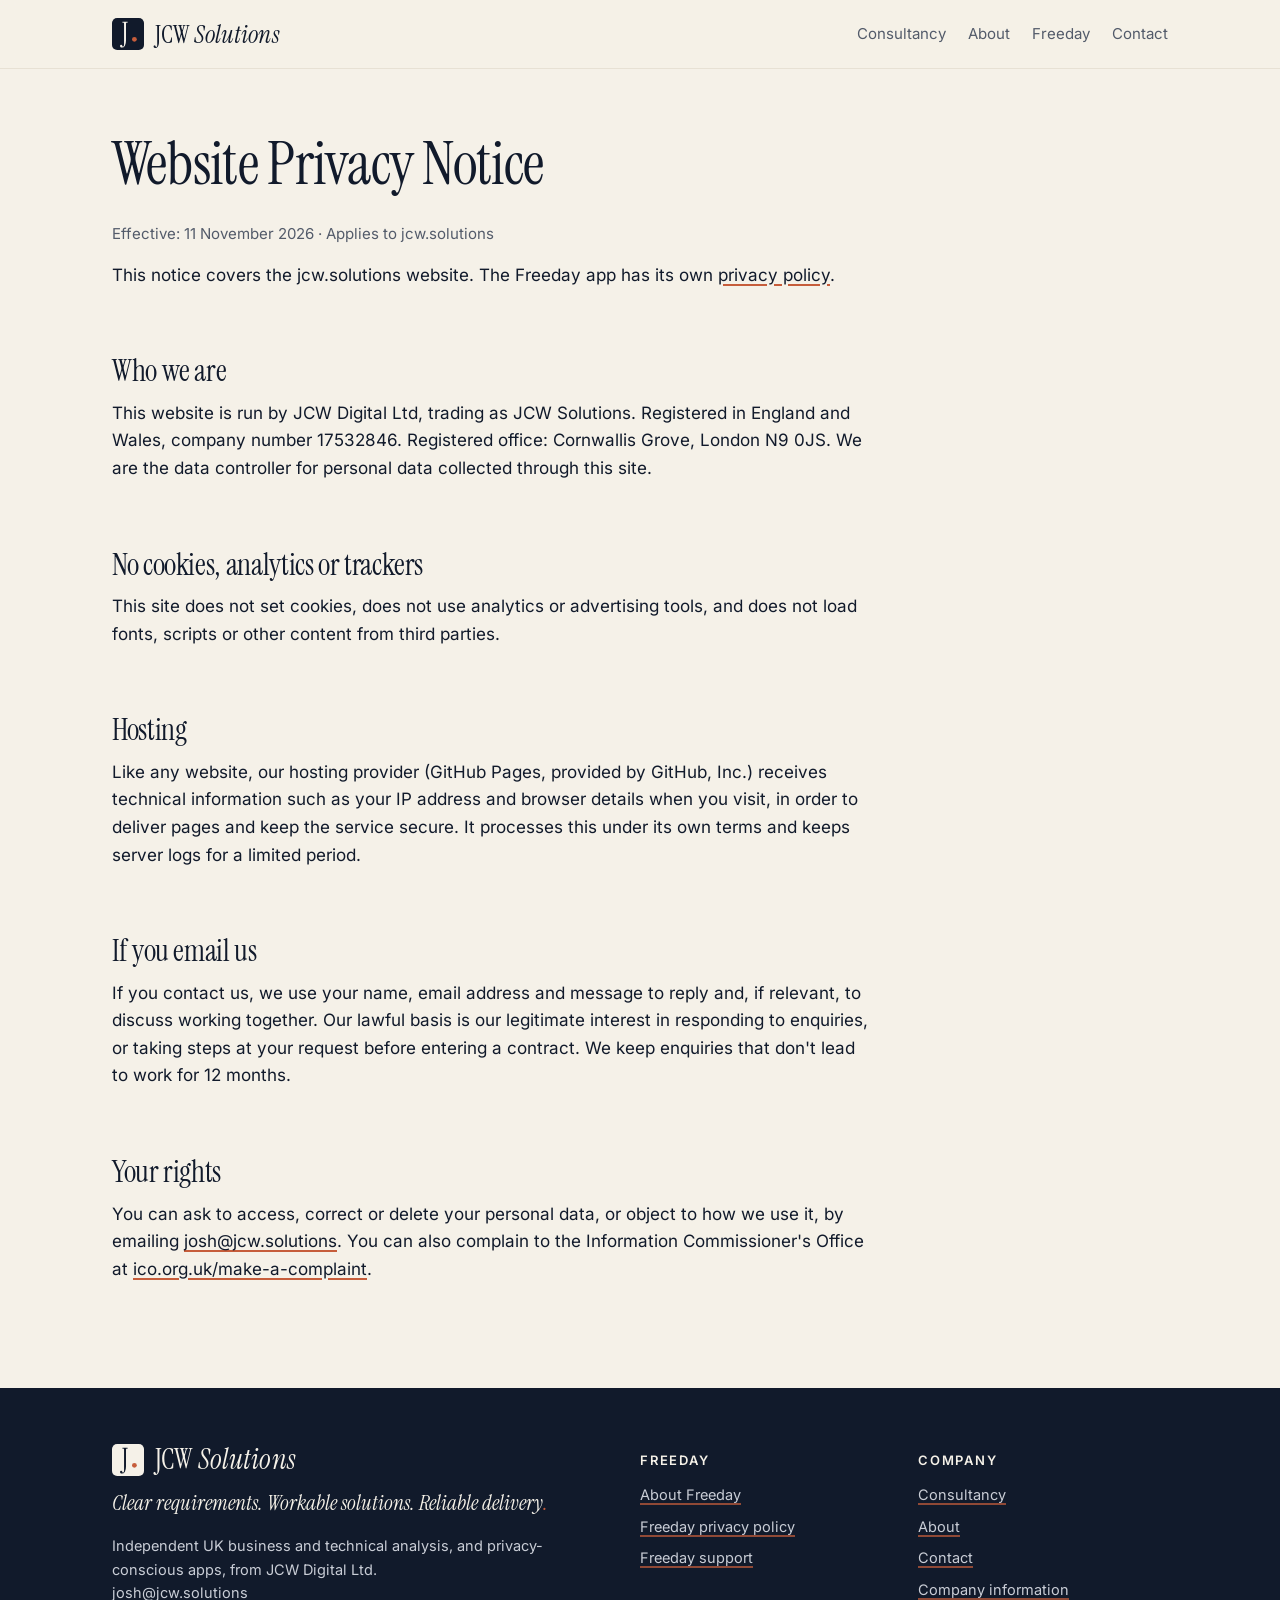
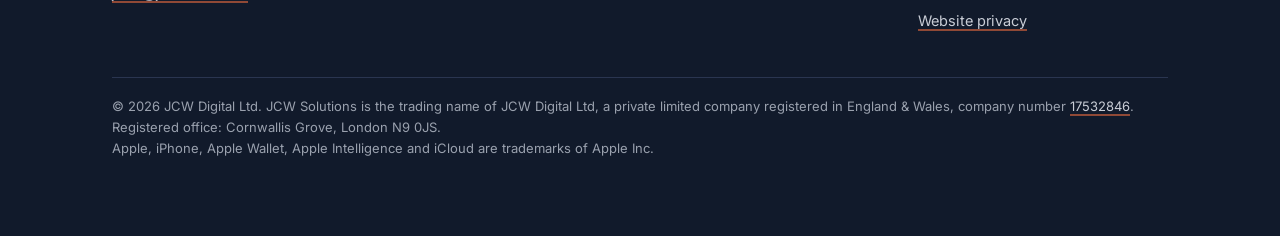
<file: privacy/index.html>
<!doctype html>
<html lang="en-GB">
<head>
<meta charset="utf-8">
<meta name="viewport" content="width=device-width, initial-scale=1">
<title>Website Privacy Notice — JCW Solutions</title>
<meta name="description" content="How the jcw.solutions website handles information about visitors.">
<link rel="canonical" href="https://jcw.solutions/privacy/">
<meta property="og:title" content="Website Privacy Notice — JCW Solutions">
<meta property="og:description" content="How the jcw.solutions website handles information about visitors.">
<meta property="og:url" content="https://jcw.solutions/privacy/">
<meta property="og:type" content="website">
<meta property="og:site_name" content="JCW Solutions (JCW Digital Ltd)">
<script type="application/ld+json">{"@context": "https://schema.org", "@type": "Organization", "name": "JCW Solutions", "legalName": "JCW Digital Ltd", "url": "https://jcw.solutions", "email": "josh@jcw.solutions", "logo": "https://jcw.solutions/assets/jcw-mark.svg", "founder": {"@type": "Person", "name": "Joshua Williams"}, "address": {"@type": "PostalAddress", "streetAddress": "Cornwallis Grove", "addressLocality": "London", "postalCode": "N9 0JS", "addressCountry": "GB"}, "identifier": {"@type": "PropertyValue", "propertyID": "Companies House company number", "value": "17532846"}, "sameAs": ["https://find-and-update.company-information.service.gov.uk/company/17532846"]}</script>
<meta name="color-scheme" content="light dark">
<meta name="theme-color" content="#F5F1E8" media="(prefers-color-scheme: light)">
<meta name="theme-color" content="#111A2B" media="(prefers-color-scheme: dark)">
<link rel="preload" href="/assets/fonts/instrument-serif.woff2" as="font" type="font/woff2" crossorigin>
<link rel="preload" href="/assets/fonts/inter-var.woff2" as="font" type="font/woff2" crossorigin>
<link rel="icon" href="/assets/favicon.svg" type="image/svg+xml">
<link rel="stylesheet" href="/assets/site.css">
<script src="/assets/site.js" defer></script>
</head>
<body data-section="privacy">
<a class="skip" href="#main">Skip to content</a>
<header class="site-header"><div class="wrap">
  <a class="brand" href="/" aria-label="JCW Solutions home"><svg class="brand-mark" viewBox="0 0 512 512" aria-hidden="true" focusable="false"><rect width="512" height="512" rx="81.92" class="tile"/><path d="M159.76448 473.5488Q146.11455999999998 473.5488 137.52832 466.28352Q128.94208 459.01824 128.94208 447.1296Q128.94208 438.3232 134.00576 432.59904Q139.06944 426.87488 146.99519999999998 426.87488Q154.48064 426.87488 157.56288 431.27808000000005Q160.64512 435.68128 162.62655999999998 441.40544Q164.608 447.1296 167.24992 451.53279999999995Q169.89184 455.936 175.61599999999999 455.936Q183.98208 455.936 188.38528 446.24896Q192.78848 436.56192 192.78848 418.94912V90.91072000000003Q192.78848 81.66399999999999 189.9264 78.58176Q187.06432 75.49952000000002 177.8176 73.73824000000002L167.69024 71.97696000000002Q161.96608 70.656 161.96608 66.69312000000002Q161.96608 61.84960000000001 168.57088 61.84960000000001H248.2688Q254.8736 61.84960000000001 254.8736 66.69312000000002Q254.8736 70.656 249.14944 71.97696000000002L239.02208 73.73824000000002Q229.77535999999998 75.49952000000002 226.91328 78.58176Q224.0512 81.66399999999999 224.0512 90.91072000000003V359.50592Q224.0512 412.34432 206.87872 442.94656Q189.70623999999998 473.5488 159.76448 473.5488Z" class="j"/><circle cx="358.40" cy="340.48" r="38.40" class="stop"/></svg><span>JCW <em>Solutions</em></span></a>
  <nav class="nav" aria-label="Main"><a href="/#services">Consultancy</a><a href="/#about">About</a><a href="/freeday/">Freeday</a><a href="/#contact">Contact</a></nav>
</div></header>
<main id="main">
<div class="wrap"><article class="doc">
  <h1>Website Privacy Notice</h1>
  <p class="meta">Effective: 11 November 2026 · Applies to jcw.solutions</p>
  <p>This notice covers the jcw.solutions website. The Freeday app has its own <a href="/freeday/privacy/">privacy policy</a>.</p>

  <h2>Who we are</h2>
  <p>This website is run by JCW Digital Ltd, trading as JCW Solutions. Registered in England and Wales, company number 17532846. Registered office: Cornwallis Grove, London N9 0JS. We are the data controller for personal data collected through this site.</p>

  <h2>No cookies, analytics or trackers</h2>
  <p>This site does not set cookies, does not use analytics or advertising tools, and does not load fonts, scripts or other content from third parties.</p>

  <h2>Hosting</h2>
  <p>Like any website, our hosting provider (GitHub Pages, provided by GitHub, Inc.) receives technical information such as your IP address and browser details when you visit, in order to deliver pages and keep the service secure. It processes this under its own terms and keeps server logs for a limited period.</p>

  <h2>If you email us</h2>
  <p>If you contact us, we use your name, email address and message to reply and, if relevant, to discuss working together. Our lawful basis is our legitimate interest in responding to enquiries, or taking steps at your request before entering a contract. We keep enquiries that don't lead to work for 12 months.</p>

  <h2>Your rights</h2>
  <p>You can ask to access, correct or delete your personal data, or object to how we use it, by emailing <a href="mailto:josh@jcw.solutions">josh@jcw.solutions</a>. You can also complain to the Information Commissioner's Office at <a href="https://ico.org.uk/make-a-complaint/">ico.org.uk/make-a-complaint</a>.</p>
</article></div>

</main>
<footer class="site-footer"><div class="wrap">
  <div class="cols">
    <div>
      <a class="brand" href="/" aria-label="JCW Solutions home"><svg class="brand-mark" viewBox="0 0 512 512" aria-hidden="true" focusable="false"><rect width="512" height="512" rx="81.92" class="tile"/><path d="M159.76448 473.5488Q146.11455999999998 473.5488 137.52832 466.28352Q128.94208 459.01824 128.94208 447.1296Q128.94208 438.3232 134.00576 432.59904Q139.06944 426.87488 146.99519999999998 426.87488Q154.48064 426.87488 157.56288 431.27808000000005Q160.64512 435.68128 162.62655999999998 441.40544Q164.608 447.1296 167.24992 451.53279999999995Q169.89184 455.936 175.61599999999999 455.936Q183.98208 455.936 188.38528 446.24896Q192.78848 436.56192 192.78848 418.94912V90.91072000000003Q192.78848 81.66399999999999 189.9264 78.58176Q187.06432 75.49952000000002 177.8176 73.73824000000002L167.69024 71.97696000000002Q161.96608 70.656 161.96608 66.69312000000002Q161.96608 61.84960000000001 168.57088 61.84960000000001H248.2688Q254.8736 61.84960000000001 254.8736 66.69312000000002Q254.8736 70.656 249.14944 71.97696000000002L239.02208 73.73824000000002Q229.77535999999998 75.49952000000002 226.91328 78.58176Q224.0512 81.66399999999999 224.0512 90.91072000000003V359.50592Q224.0512 412.34432 206.87872 442.94656Q189.70623999999998 473.5488 159.76448 473.5488Z" class="j"/><circle cx="358.40" cy="340.48" r="38.40" class="stop"/></svg><span>JCW <em>Solutions</em></span></a>
      <p class="tagline">Clear requirements. Workable solutions. Reliable delivery<span class="dot">.</span></p>
      <p>Independent UK business and technical analysis, and privacy-conscious apps, from JCW Digital Ltd.<br><a href="mailto:josh@jcw.solutions">josh@jcw.solutions</a></p>
    </div>
    <div><h4>Freeday</h4><ul>
      <li><a href="/freeday/">About Freeday</a></li>
      <li><a href="/freeday/privacy/">Freeday privacy policy</a></li>
      <li><a href="/freeday/support/">Freeday support</a></li>
    </ul></div>
    <div><h4>Company</h4><ul>
      <li><a href="/#services">Consultancy</a></li>
      <li><a href="/#about">About</a></li>
      <li><a href="/#contact">Contact</a></li>
      <li><a href="/#company">Company information</a></li>
      <li><a href="/privacy/">Website privacy</a></li>
    </ul></div>
  </div>
  <p class="legal">&copy; 2026 JCW Digital Ltd. JCW Solutions is the trading name of JCW Digital Ltd, a private limited company registered in England &amp; Wales, company number <a href="https://find-and-update.company-information.service.gov.uk/company/17532846">17532846</a>. Registered office: Cornwallis Grove, London N9 0JS.<br>Apple, iPhone, Apple Wallet, Apple Intelligence and iCloud are trademarks of Apple Inc.</p>
</div></footer>
</body>
</html>
</file>
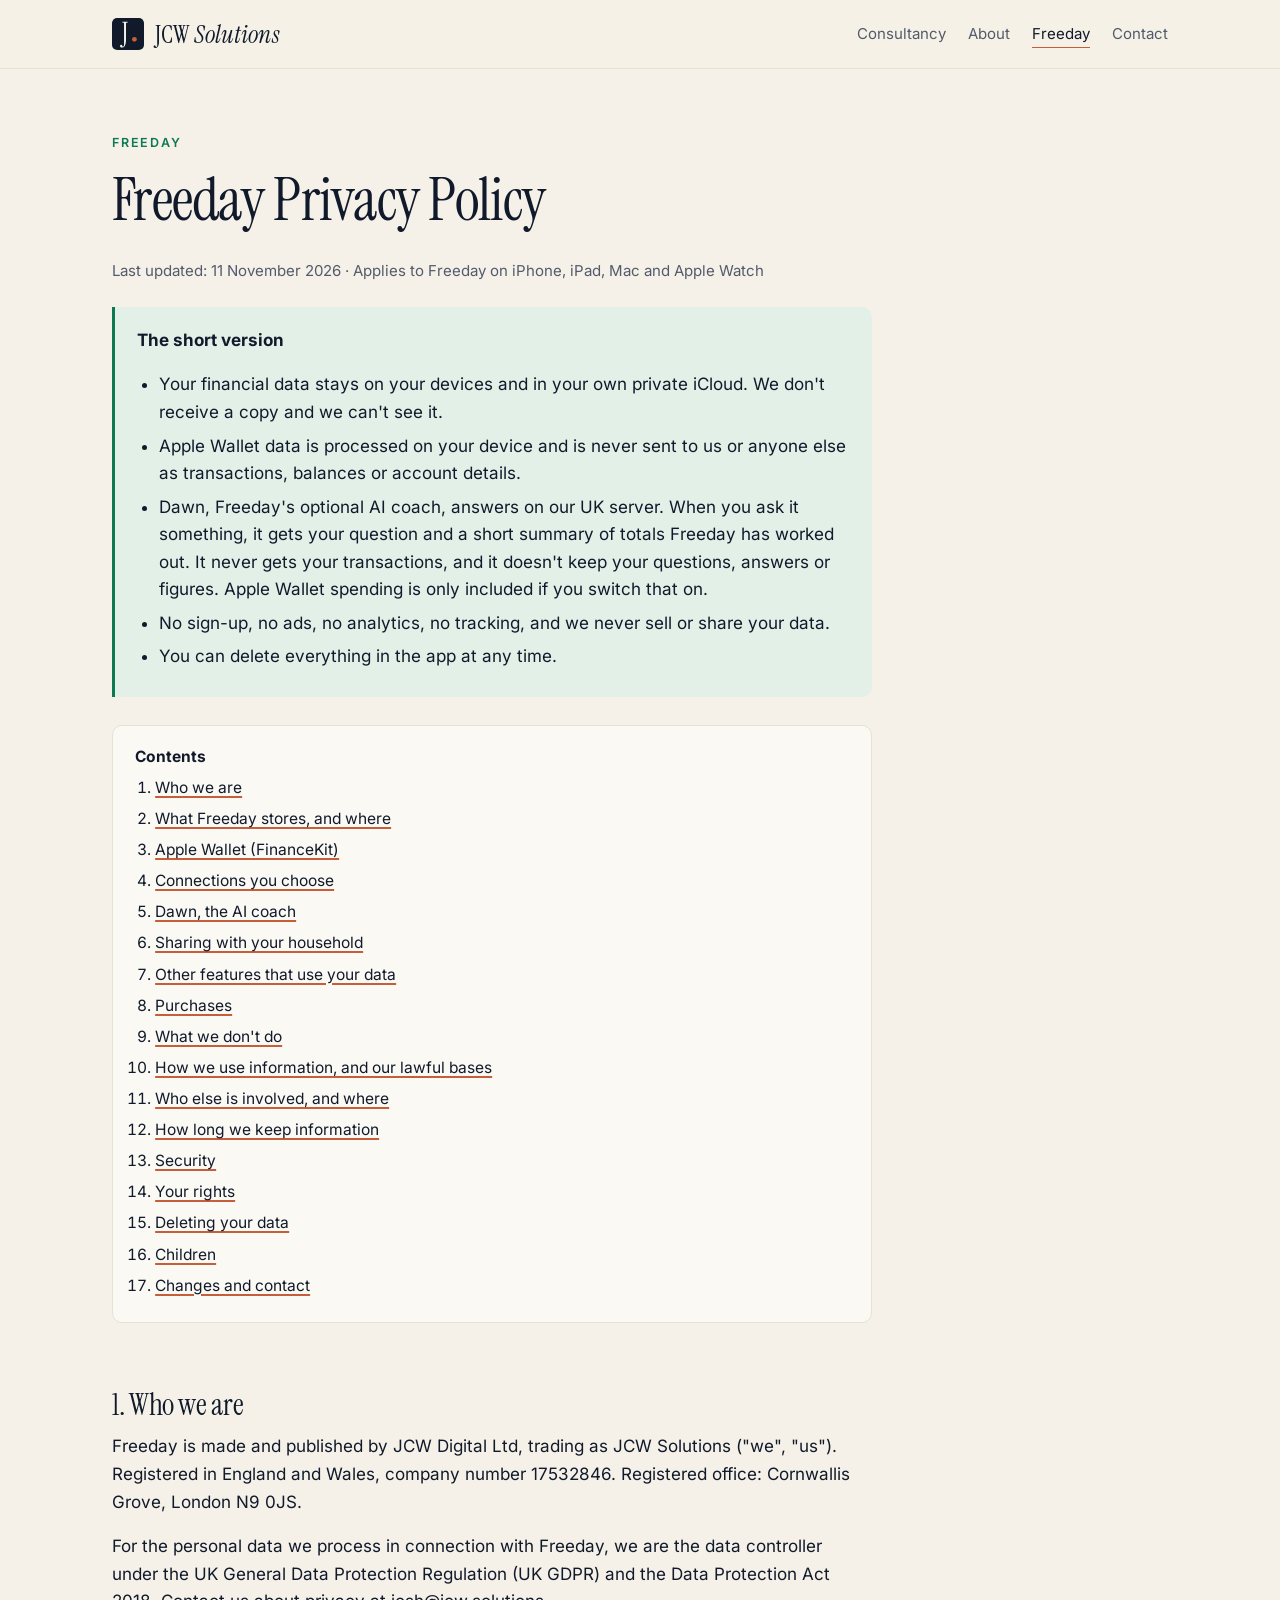
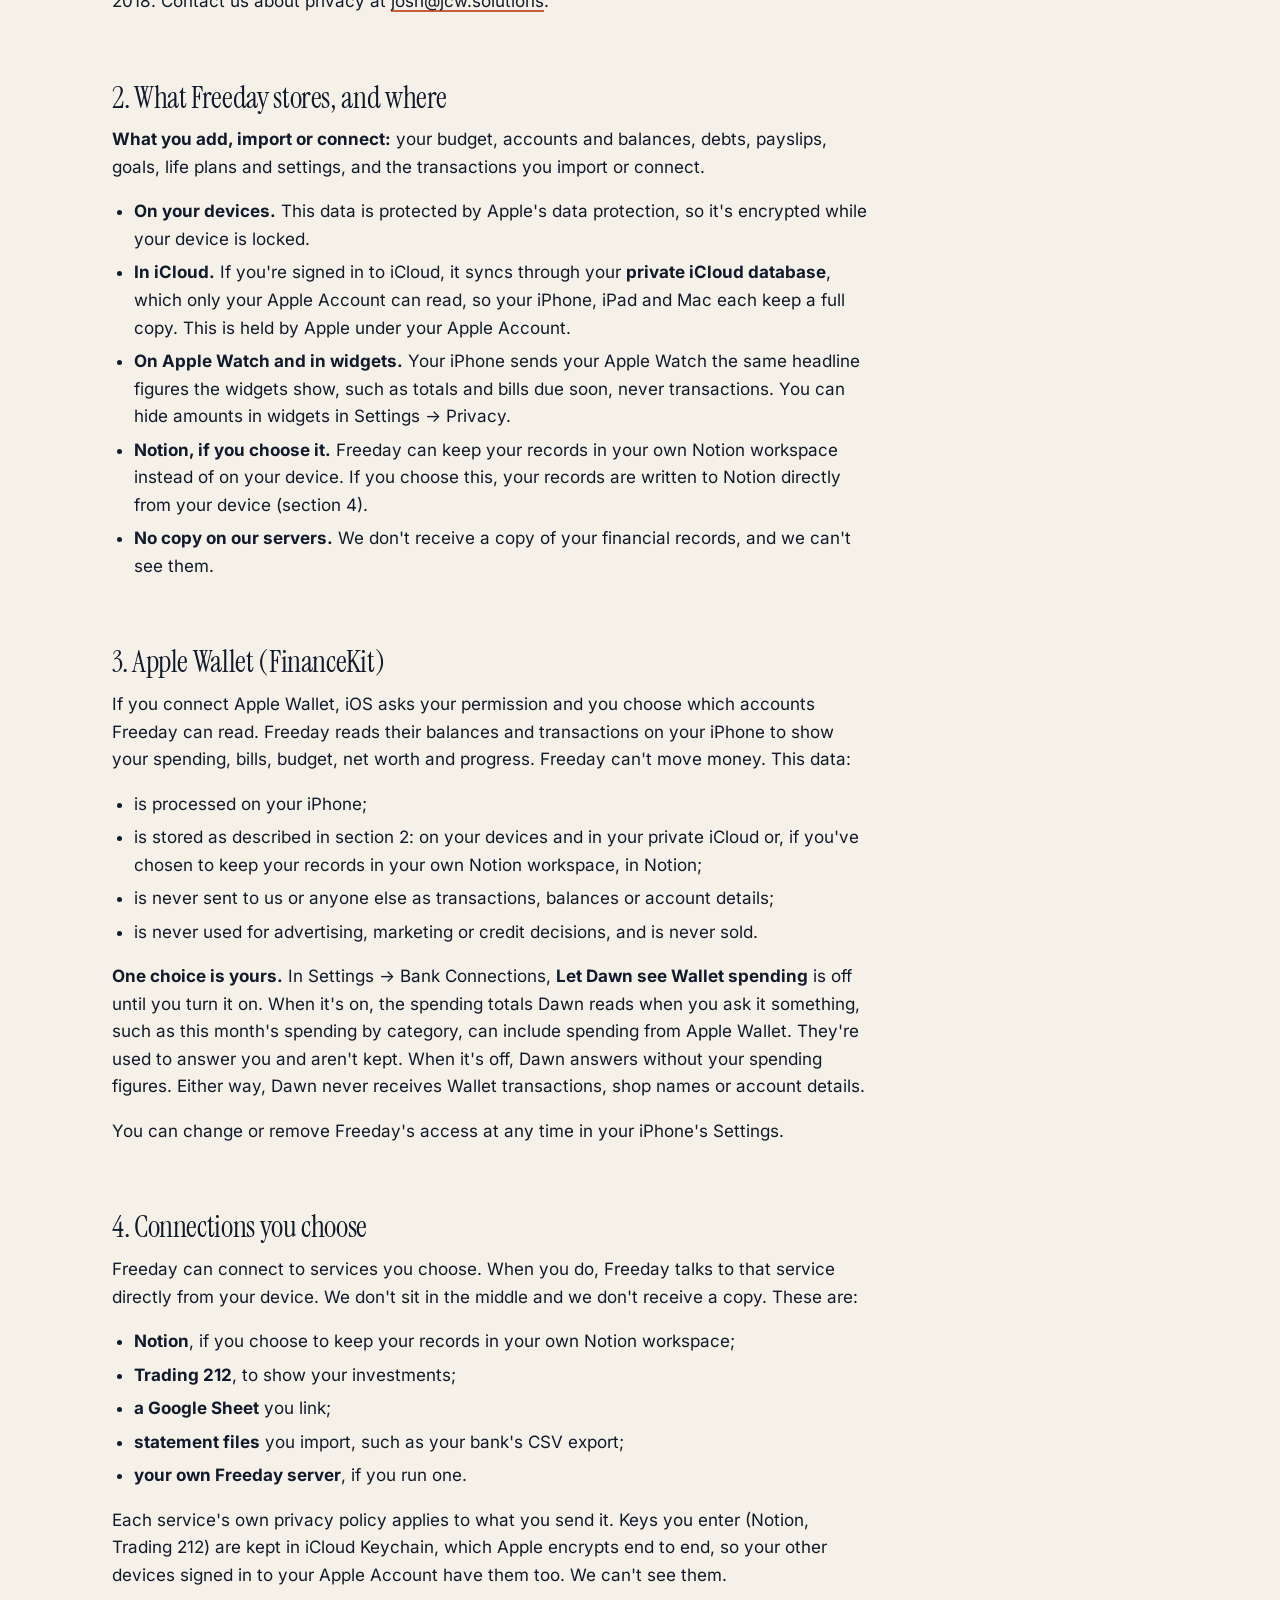
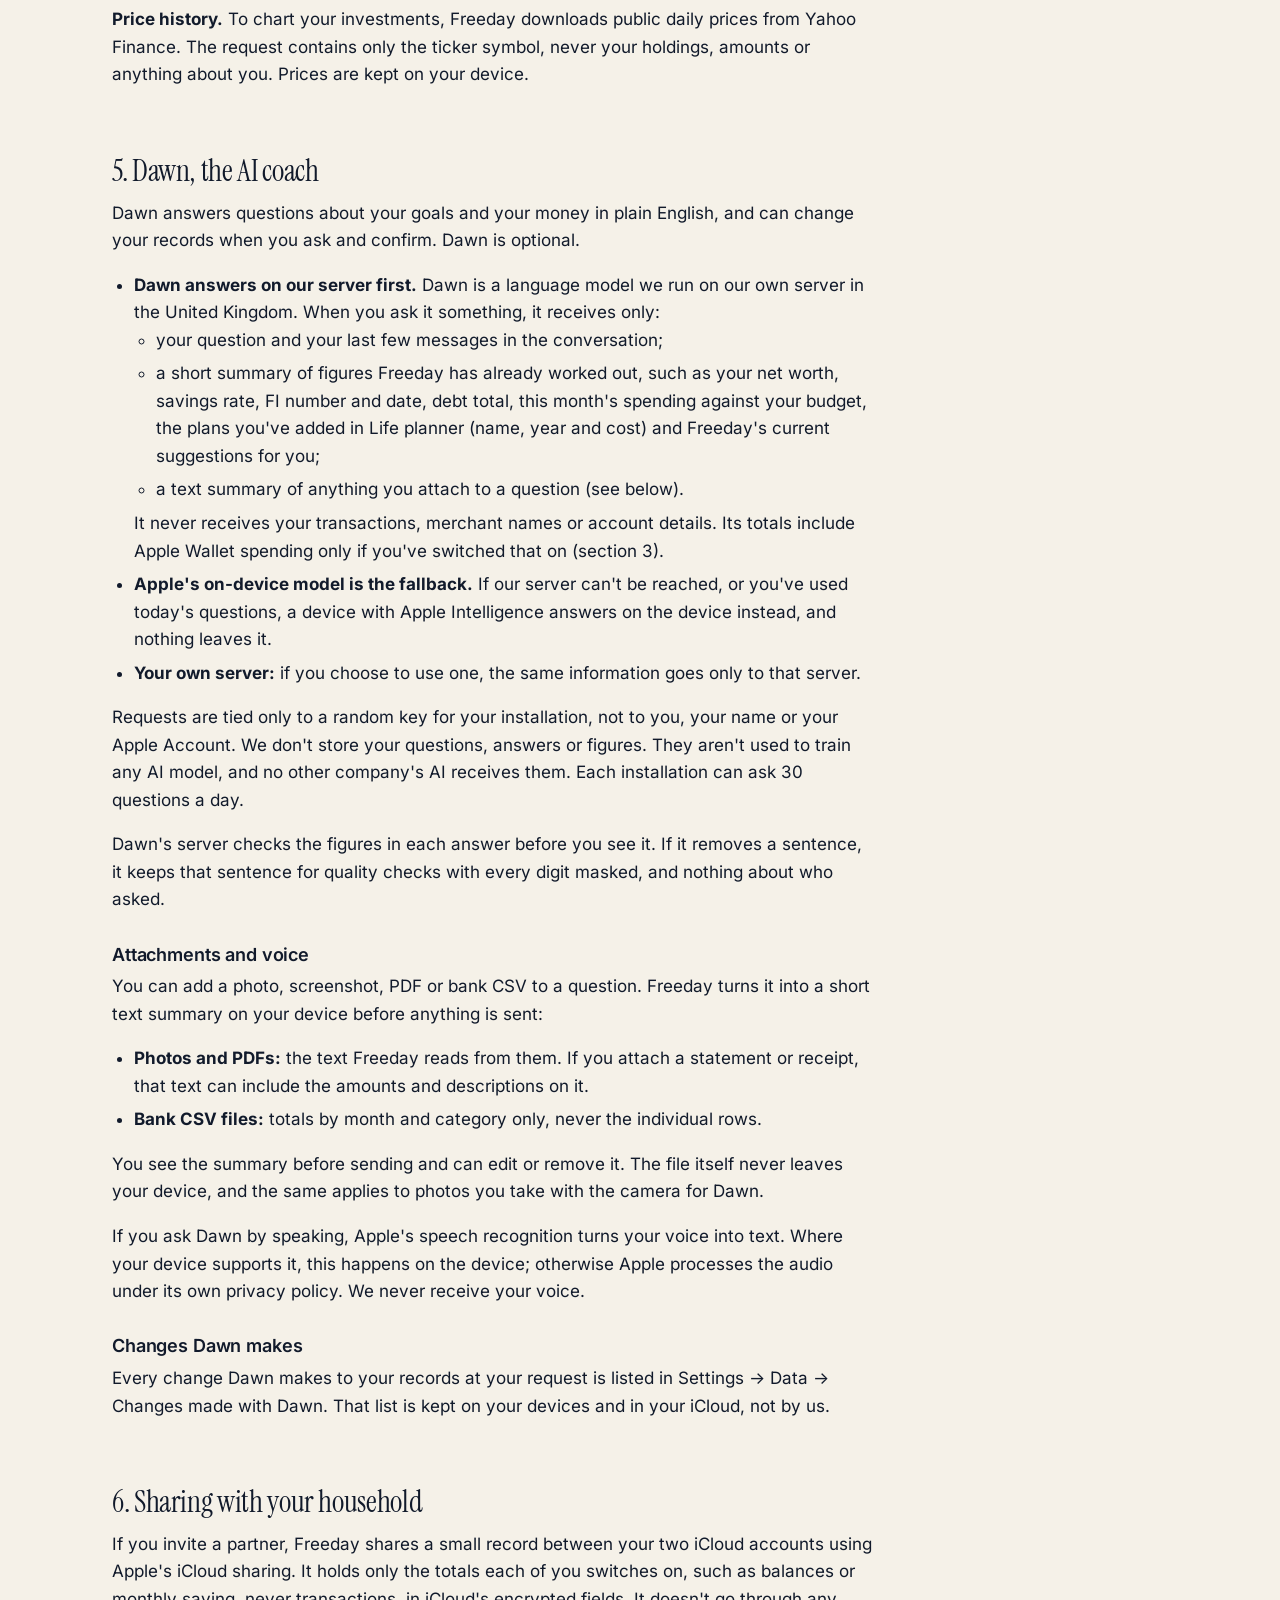
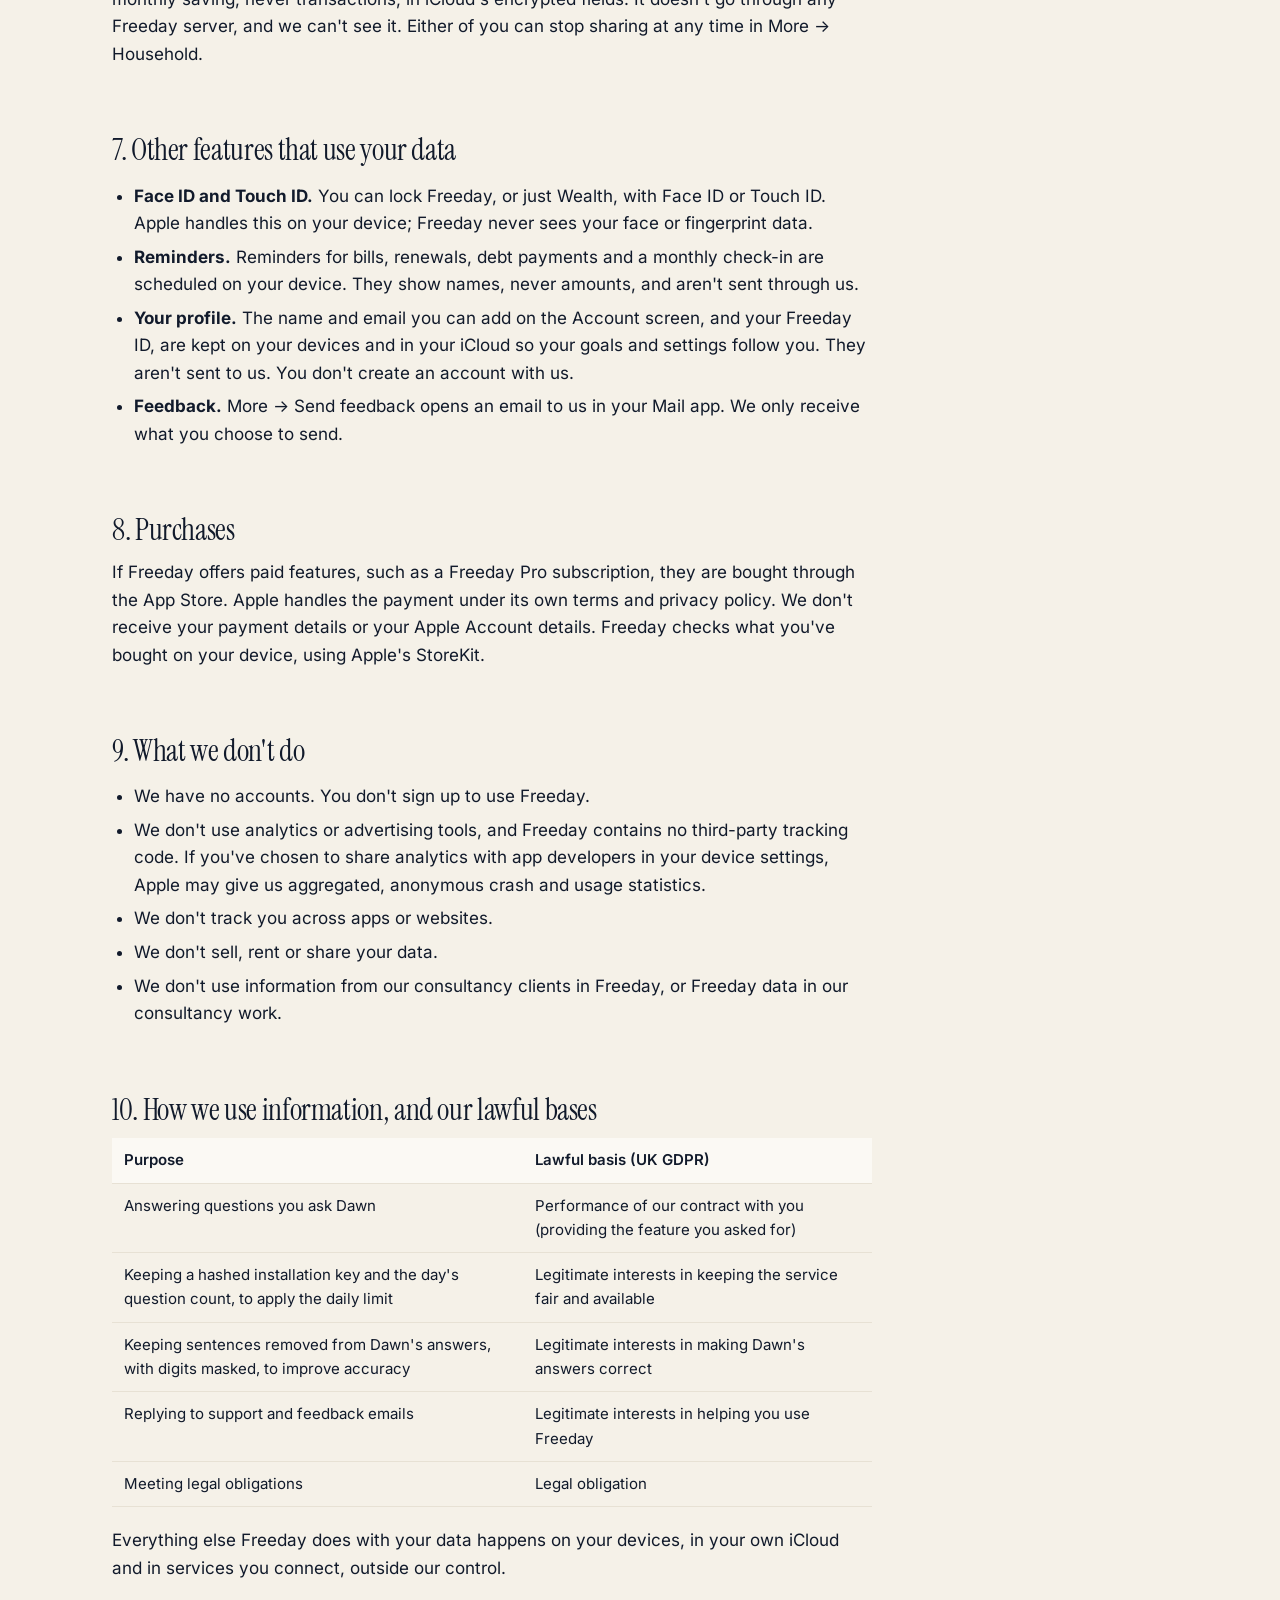
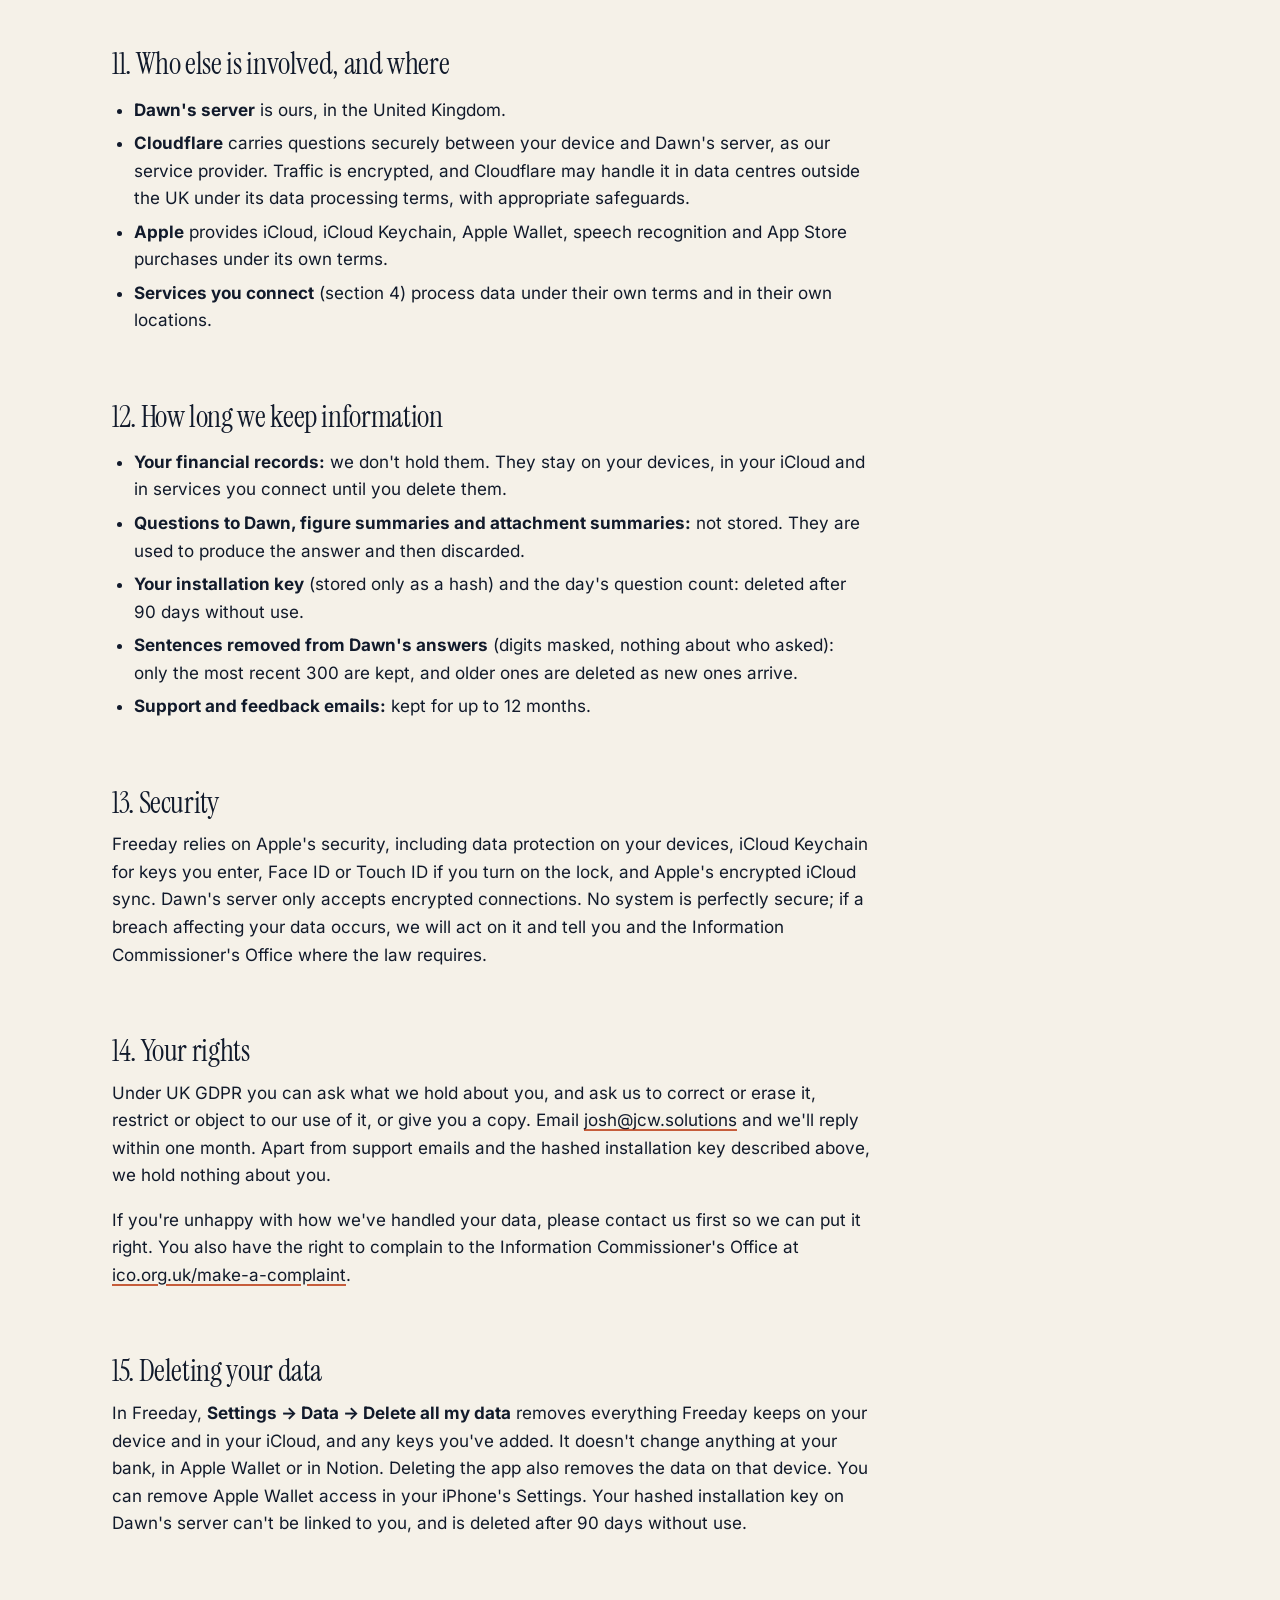
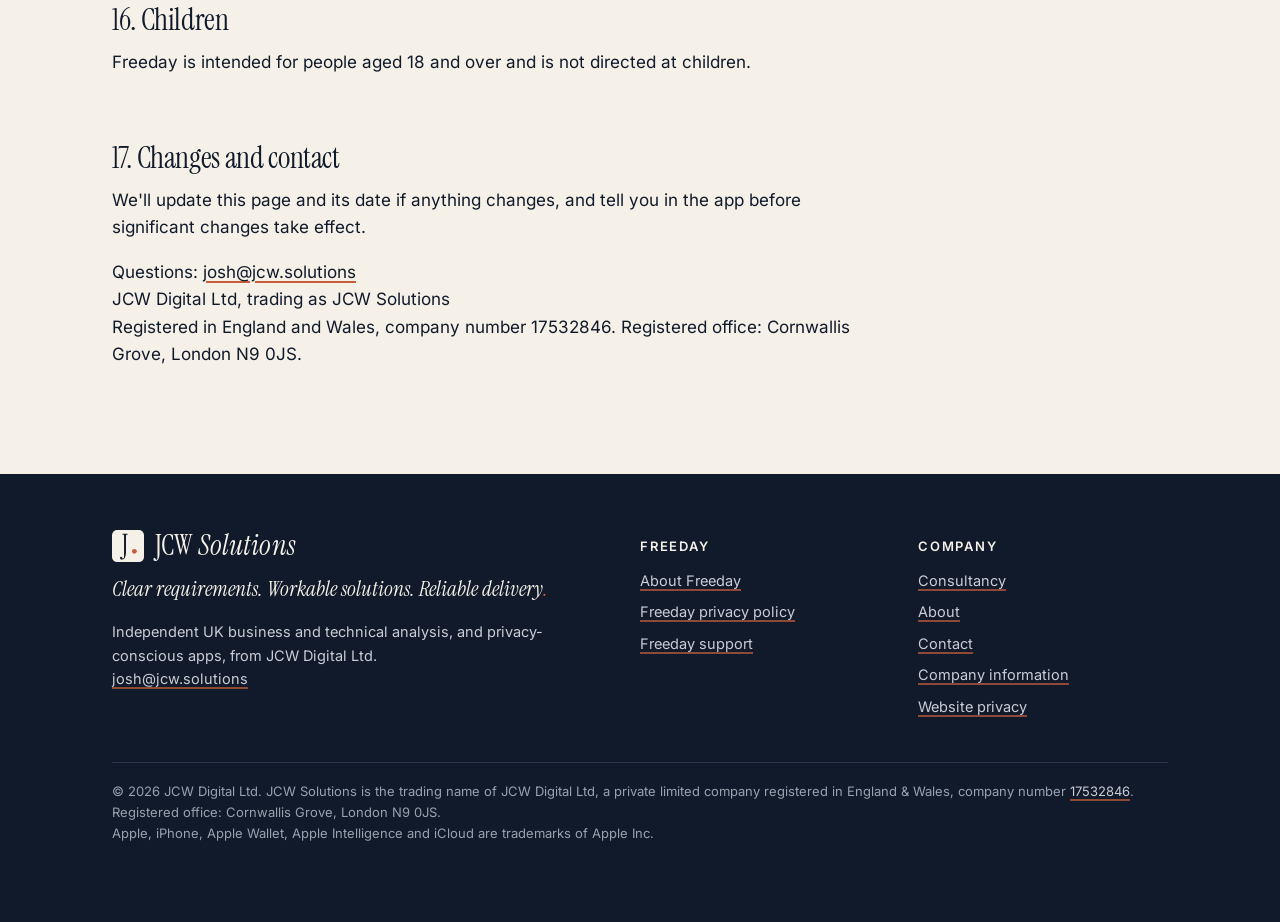
<file: freeday/privacy/index.html>
<!doctype html>
<html lang="en-GB">
<head>
<meta charset="utf-8">
<meta name="viewport" content="width=device-width, initial-scale=1">
<title>Freeday Privacy Policy — JCW Solutions</title>
<meta name="description" content="How the Freeday app handles your financial data, including data shared from Apple Wallet through FinanceKit.">
<link rel="canonical" href="https://jcw.solutions/freeday/privacy/">
<meta property="og:title" content="Freeday Privacy Policy — JCW Solutions">
<meta property="og:description" content="How the Freeday app handles your financial data, including data shared from Apple Wallet through FinanceKit.">
<meta property="og:url" content="https://jcw.solutions/freeday/privacy/">
<meta property="og:type" content="website">
<meta property="og:site_name" content="JCW Solutions (JCW Digital Ltd)">
<script type="application/ld+json">{"@context": "https://schema.org", "@type": "Organization", "name": "JCW Solutions", "legalName": "JCW Digital Ltd", "url": "https://jcw.solutions", "email": "josh@jcw.solutions", "logo": "https://jcw.solutions/assets/jcw-mark.svg", "founder": {"@type": "Person", "name": "Joshua Williams"}, "address": {"@type": "PostalAddress", "streetAddress": "Cornwallis Grove", "addressLocality": "London", "postalCode": "N9 0JS", "addressCountry": "GB"}, "identifier": {"@type": "PropertyValue", "propertyID": "Companies House company number", "value": "17532846"}, "sameAs": ["https://find-and-update.company-information.service.gov.uk/company/17532846"]}</script>
<meta name="color-scheme" content="light dark">
<meta name="theme-color" content="#F5F1E8" media="(prefers-color-scheme: light)">
<meta name="theme-color" content="#111A2B" media="(prefers-color-scheme: dark)">
<link rel="preload" href="/assets/fonts/instrument-serif.woff2" as="font" type="font/woff2" crossorigin>
<link rel="preload" href="/assets/fonts/inter-var.woff2" as="font" type="font/woff2" crossorigin>
<link rel="icon" href="/assets/favicon.svg" type="image/svg+xml">
<link rel="stylesheet" href="/assets/site.css">
<script src="/assets/site.js" defer></script>
</head>
<body data-section="freeday">
<a class="skip" href="#main">Skip to content</a>
<header class="site-header"><div class="wrap">
  <a class="brand" href="/" aria-label="JCW Solutions home"><svg class="brand-mark" viewBox="0 0 512 512" aria-hidden="true" focusable="false"><rect width="512" height="512" rx="81.92" class="tile"/><path d="M159.76448 473.5488Q146.11455999999998 473.5488 137.52832 466.28352Q128.94208 459.01824 128.94208 447.1296Q128.94208 438.3232 134.00576 432.59904Q139.06944 426.87488 146.99519999999998 426.87488Q154.48064 426.87488 157.56288 431.27808000000005Q160.64512 435.68128 162.62655999999998 441.40544Q164.608 447.1296 167.24992 451.53279999999995Q169.89184 455.936 175.61599999999999 455.936Q183.98208 455.936 188.38528 446.24896Q192.78848 436.56192 192.78848 418.94912V90.91072000000003Q192.78848 81.66399999999999 189.9264 78.58176Q187.06432 75.49952000000002 177.8176 73.73824000000002L167.69024 71.97696000000002Q161.96608 70.656 161.96608 66.69312000000002Q161.96608 61.84960000000001 168.57088 61.84960000000001H248.2688Q254.8736 61.84960000000001 254.8736 66.69312000000002Q254.8736 70.656 249.14944 71.97696000000002L239.02208 73.73824000000002Q229.77535999999998 75.49952000000002 226.91328 78.58176Q224.0512 81.66399999999999 224.0512 90.91072000000003V359.50592Q224.0512 412.34432 206.87872 442.94656Q189.70623999999998 473.5488 159.76448 473.5488Z" class="j"/><circle cx="358.40" cy="340.48" r="38.40" class="stop"/></svg><span>JCW <em>Solutions</em></span></a>
  <nav class="nav" aria-label="Main"><a href="/#services">Consultancy</a><a href="/#about">About</a><a href="/freeday/" aria-current="page">Freeday</a><a href="/#contact">Contact</a></nav>
</div></header>
<main id="main">
<div class="wrap"><article class="doc">
  <p class="eyebrow">Freeday</p>
  <h1>Freeday Privacy Policy</h1>
  <p class="meta">Last updated: 11 November 2026 · Applies to Freeday on iPhone, iPad, Mac and Apple Watch</p>

  <div class="summary">
    <strong>The short version</strong>
    <ul>
      <li>Your financial data stays on your devices and in your own private iCloud. We don't receive a copy and we can't see it.</li>
      <li>Apple Wallet data is processed on your device and is never sent to us or anyone else as transactions, balances or account details.</li>
      <li>Dawn, Freeday's optional AI coach, answers on our UK server. When you ask it something, it gets your question and a short summary of totals Freeday has worked out. It never gets your transactions, and it doesn't keep your questions, answers or figures. Apple Wallet spending is only included if you switch that on.</li>
      <li>No sign-up, no ads, no analytics, no tracking, and we never sell or share your data.</li>
      <li>You can delete everything in the app at any time.</li>
    </ul>
  </div>

  <nav class="toc" aria-label="Contents"><strong>Contents</strong>
    <ol>
      <li><a href="#who">Who we are</a></li>
      <li><a href="#stores">What Freeday stores, and where</a></li>
      <li><a href="#wallet">Apple Wallet (FinanceKit)</a></li>
      <li><a href="#connections">Connections you choose</a></li>
      <li><a href="#assistant">Dawn, the AI coach</a></li>
      <li><a href="#household">Sharing with your household</a></li>
      <li><a href="#features">Other features that use your data</a></li>
      <li><a href="#purchases">Purchases</a></li>
      <li><a href="#not">What we don't do</a></li>
      <li><a href="#lawful">How we use information, and our lawful bases</a></li>
      <li><a href="#where">Who else is involved, and where</a></li>
      <li><a href="#retention">How long we keep information</a></li>
      <li><a href="#security">Security</a></li>
      <li><a href="#rights">Your rights</a></li>
      <li><a href="#delete">Deleting your data</a></li>
      <li><a href="#children">Children</a></li>
      <li><a href="#changes">Changes and contact</a></li>
    </ol>
  </nav>

  <h2 id="who">1. Who we are</h2>
  <p>Freeday is made and published by JCW Digital Ltd, trading as JCW Solutions ("we", "us"). Registered in England and Wales, company number 17532846. Registered office: Cornwallis Grove, London N9 0JS.</p>
  <p>For the personal data we process in connection with Freeday, we are the data controller under the UK General Data Protection Regulation (UK GDPR) and the Data Protection Act 2018. Contact us about privacy at <a href="mailto:josh@jcw.solutions">josh@jcw.solutions</a>.</p>

  <h2 id="stores">2. What Freeday stores, and where</h2>
  <p><strong>What you add, import or connect:</strong> your budget, accounts and balances, debts, payslips, goals, life plans and settings, and the transactions you import or connect.</p>
  <ul>
    <li><strong>On your devices.</strong> This data is protected by Apple's data protection, so it's encrypted while your device is locked.</li>
    <li><strong>In iCloud.</strong> If you're signed in to iCloud, it syncs through your <strong>private iCloud database</strong>, which only your Apple Account can read, so your iPhone, iPad and Mac each keep a full copy. This is held by Apple under your Apple Account.</li>
    <li><strong>On Apple Watch and in widgets.</strong> Your iPhone sends your Apple Watch the same headline figures the widgets show, such as totals and bills due soon, never transactions. You can hide amounts in widgets in Settings → Privacy.</li>
    <li><strong>Notion, if you choose it.</strong> Freeday can keep your records in your own Notion workspace instead of on your device. If you choose this, your records are written to Notion directly from your device (section 4).</li>
    <li><strong>No copy on our servers.</strong> We don't receive a copy of your financial records, and we can't see them.</li>
  </ul>

  <h2 id="wallet">3. Apple Wallet (FinanceKit)</h2>
  <p>If you connect Apple Wallet, iOS asks your permission and you choose which accounts Freeday can read. Freeday reads their balances and transactions on your iPhone to show your spending, bills, budget, net worth and progress. Freeday can't move money. This data:</p>
  <ul>
    <li>is processed on your iPhone;</li>
    <li>is stored as described in section 2: on your devices and in your private iCloud or, if you've chosen to keep your records in your own Notion workspace, in Notion;</li>
    <li>is never sent to us or anyone else as transactions, balances or account details;</li>
    <li>is never used for advertising, marketing or credit decisions, and is never sold.</li>
  </ul>
  <p><strong>One choice is yours.</strong> In Settings → Bank Connections, <strong>Let Dawn see Wallet spending</strong> is off until you turn it on. When it's on, the spending totals Dawn reads when you ask it something, such as this month's spending by category, can include spending from Apple Wallet. They're used to answer you and aren't kept. When it's off, Dawn answers without your spending figures. Either way, Dawn never receives Wallet transactions, shop names or account details.</p>
  <p>You can change or remove Freeday's access at any time in your iPhone's Settings.</p>

  <h2 id="connections">4. Connections you choose</h2>
  <p>Freeday can connect to services you choose. When you do, Freeday talks to that service directly from your device. We don't sit in the middle and we don't receive a copy. These are:</p>
  <ul>
    <li><strong>Notion</strong>, if you choose to keep your records in your own Notion workspace;</li>
    <li><strong>Trading 212</strong>, to show your investments;</li>
    <li><strong>a Google Sheet</strong> you link;</li>
    <li><strong>statement files</strong> you import, such as your bank's CSV export;</li>
    <li><strong>your own Freeday server</strong>, if you run one.</li>
  </ul>
  <p>Each service's own privacy policy applies to what you send it. Keys you enter (Notion, Trading 212) are kept in iCloud Keychain, which Apple encrypts end to end, so your other devices signed in to your Apple Account have them too. We can't see them.</p>
  <p><strong>Price history.</strong> To chart your investments, Freeday downloads public daily prices from Yahoo Finance. The request contains only the ticker symbol, never your holdings, amounts or anything about you. Prices are kept on your device.</p>

  <h2 id="assistant">5. Dawn, the AI coach</h2>
  <p>Dawn answers questions about your goals and your money in plain English, and can change your records when you ask and confirm. Dawn is optional.</p>
  <ul>
    <li><strong>Dawn answers on our server first.</strong> Dawn is a language model we run on our own server in the United Kingdom. When you ask it something, it receives only:
      <ul>
        <li>your question and your last few messages in the conversation;</li>
        <li>a short summary of figures Freeday has already worked out, such as your net worth, savings rate, FI number and date, debt total, this month's spending against your budget, the plans you've added in Life planner (name, year and cost) and Freeday's current suggestions for you;</li>
        <li>a text summary of anything you attach to a question (see below).</li>
      </ul>
      It never receives your transactions, merchant names or account details. Its totals include Apple Wallet spending only if you've switched that on (section 3).</li>
    <li><strong>Apple's on-device model is the fallback.</strong> If our server can't be reached, or you've used today's questions, a device with Apple Intelligence answers on the device instead, and nothing leaves it.</li>
    <li><strong>Your own server:</strong> if you choose to use one, the same information goes only to that server.</li>
  </ul>
  <p>Requests are tied only to a random key for your installation, not to you, your name or your Apple Account. We don't store your questions, answers or figures. They aren't used to train any AI model, and no other company's AI receives them. Each installation can ask 30 questions a day.</p>
  <p>Dawn's server checks the figures in each answer before you see it. If it removes a sentence, it keeps that sentence for quality checks with every digit masked, and nothing about who asked.</p>
  <h3>Attachments and voice</h3>
  <p>You can add a photo, screenshot, PDF or bank CSV to a question. Freeday turns it into a short text summary on your device before anything is sent:</p>
  <ul>
    <li><strong>Photos and PDFs:</strong> the text Freeday reads from them. If you attach a statement or receipt, that text can include the amounts and descriptions on it.</li>
    <li><strong>Bank CSV files:</strong> totals by month and category only, never the individual rows.</li>
  </ul>
  <p>You see the summary before sending and can edit or remove it. The file itself never leaves your device, and the same applies to photos you take with the camera for Dawn.</p>
  <p>If you ask Dawn by speaking, Apple's speech recognition turns your voice into text. Where your device supports it, this happens on the device; otherwise Apple processes the audio under its own privacy policy. We never receive your voice.</p>
  <h3>Changes Dawn makes</h3>
  <p>Every change Dawn makes to your records at your request is listed in Settings → Data → Changes made with Dawn. That list is kept on your devices and in your iCloud, not by us.</p>

  <h2 id="household">6. Sharing with your household</h2>
  <p>If you invite a partner, Freeday shares a small record between your two iCloud accounts using Apple's iCloud sharing. It holds only the totals each of you switches on, such as balances or monthly saving, never transactions, in iCloud's encrypted fields. It doesn't go through any Freeday server, and we can't see it. Either of you can stop sharing at any time in More → Household.</p>

  <h2 id="features">7. Other features that use your data</h2>
  <ul>
    <li><strong>Face ID and Touch ID.</strong> You can lock Freeday, or just Wealth, with Face ID or Touch ID. Apple handles this on your device; Freeday never sees your face or fingerprint data.</li>
    <li><strong>Reminders.</strong> Reminders for bills, renewals, debt payments and a monthly check-in are scheduled on your device. They show names, never amounts, and aren't sent through us.</li>
    <li><strong>Your profile.</strong> The name and email you can add on the Account screen, and your Freeday ID, are kept on your devices and in your iCloud so your goals and settings follow you. They aren't sent to us. You don't create an account with us.</li>
    <li><strong>Feedback.</strong> More → Send feedback opens an email to us in your Mail app. We only receive what you choose to send.</li>
  </ul>

  <h2 id="purchases">8. Purchases</h2>
  <p>If Freeday offers paid features, such as a Freeday Pro subscription, they are bought through the App Store. Apple handles the payment under its own terms and privacy policy. We don't receive your payment details or your Apple Account details. Freeday checks what you've bought on your device, using Apple's StoreKit.</p>

  <h2 id="not">9. What we don't do</h2>
  <ul>
    <li>We have no accounts. You don't sign up to use Freeday.</li>
    <li>We don't use analytics or advertising tools, and Freeday contains no third-party tracking code. If you've chosen to share analytics with app developers in your device settings, Apple may give us aggregated, anonymous crash and usage statistics.</li>
    <li>We don't track you across apps or websites.</li>
    <li>We don't sell, rent or share your data.</li>
    <li>We don't use information from our consultancy clients in Freeday, or Freeday data in our consultancy work.</li>
  </ul>

  <h2 id="lawful">10. How we use information, and our lawful bases</h2>
  <table>
    <thead><tr><th>Purpose</th><th>Lawful basis (UK GDPR)</th></tr></thead>
    <tbody>
      <tr><td>Answering questions you ask Dawn</td><td>Performance of our contract with you (providing the feature you asked for)</td></tr>
      <tr><td>Keeping a hashed installation key and the day's question count, to apply the daily limit</td><td>Legitimate interests in keeping the service fair and available</td></tr>
      <tr><td>Keeping sentences removed from Dawn's answers, with digits masked, to improve accuracy</td><td>Legitimate interests in making Dawn's answers correct</td></tr>
      <tr><td>Replying to support and feedback emails</td><td>Legitimate interests in helping you use Freeday</td></tr>
      <tr><td>Meeting legal obligations</td><td>Legal obligation</td></tr>
    </tbody>
  </table>
  <p>Everything else Freeday does with your data happens on your devices, in your own iCloud and in services you connect, outside our control.</p>

  <h2 id="where">11. Who else is involved, and where</h2>
  <ul>
    <li><strong>Dawn's server</strong> is ours, in the United Kingdom.</li>
    <li><strong>Cloudflare</strong> carries questions securely between your device and Dawn's server, as our service provider. Traffic is encrypted, and Cloudflare may handle it in data centres outside the UK under its data processing terms, with appropriate safeguards.</li>
    <li><strong>Apple</strong> provides iCloud, iCloud Keychain, Apple Wallet, speech recognition and App Store purchases under its own terms.</li>
    <li><strong>Services you connect</strong> (section 4) process data under their own terms and in their own locations.</li>
  </ul>

  <h2 id="retention">12. How long we keep information</h2>
  <ul>
    <li><strong>Your financial records:</strong> we don't hold them. They stay on your devices, in your iCloud and in services you connect until you delete them.</li>
    <li><strong>Questions to Dawn, figure summaries and attachment summaries:</strong> not stored. They are used to produce the answer and then discarded.</li>
    <li><strong>Your installation key</strong> (stored only as a hash) and the day's question count: deleted after 90 days without use.</li>
    <li><strong>Sentences removed from Dawn's answers</strong> (digits masked, nothing about who asked): only the most recent 300 are kept, and older ones are deleted as new ones arrive.</li>
    <li><strong>Support and feedback emails:</strong> kept for up to 12 months.</li>
  </ul>

  <h2 id="security">13. Security</h2>
  <p>Freeday relies on Apple's security, including data protection on your devices, iCloud Keychain for keys you enter, Face ID or Touch ID if you turn on the lock, and Apple's encrypted iCloud sync. Dawn's server only accepts encrypted connections. No system is perfectly secure; if a breach affecting your data occurs, we will act on it and tell you and the Information Commissioner's Office where the law requires.</p>

  <h2 id="rights">14. Your rights</h2>
  <p>Under UK GDPR you can ask what we hold about you, and ask us to correct or erase it, restrict or object to our use of it, or give you a copy. Email <a href="mailto:josh@jcw.solutions">josh@jcw.solutions</a> and we'll reply within one month. Apart from support emails and the hashed installation key described above, we hold nothing about you.</p>
  <p>If you're unhappy with how we've handled your data, please contact us first so we can put it right. You also have the right to complain to the Information Commissioner's Office at <a href="https://ico.org.uk/make-a-complaint/">ico.org.uk/make-a-complaint</a>.</p>

  <h2 id="delete">15. Deleting your data</h2>
  <p>In Freeday, <strong>Settings → Data → Delete all my data</strong> removes everything Freeday keeps on your device and in your iCloud, and any keys you've added. It doesn't change anything at your bank, in Apple Wallet or in Notion. Deleting the app also removes the data on that device. You can remove Apple Wallet access in your iPhone's Settings. Your hashed installation key on Dawn's server can't be linked to you, and is deleted after 90 days without use.</p>

  <h2 id="children">16. Children</h2>
  <p>Freeday is intended for people aged 18 and over and is not directed at children.</p>

  <h2 id="changes">17. Changes and contact</h2>
  <p>We'll update this page and its date if anything changes, and tell you in the app before significant changes take effect.</p>
  <p>Questions: <a href="mailto:josh@jcw.solutions">josh@jcw.solutions</a><br>JCW Digital Ltd, trading as JCW Solutions<br>Registered in England and Wales, company number 17532846. Registered office: Cornwallis Grove, London N9 0JS.</p>
</article></div>

</main>
<footer class="site-footer"><div class="wrap">
  <div class="cols">
    <div>
      <a class="brand" href="/" aria-label="JCW Solutions home"><svg class="brand-mark" viewBox="0 0 512 512" aria-hidden="true" focusable="false"><rect width="512" height="512" rx="81.92" class="tile"/><path d="M159.76448 473.5488Q146.11455999999998 473.5488 137.52832 466.28352Q128.94208 459.01824 128.94208 447.1296Q128.94208 438.3232 134.00576 432.59904Q139.06944 426.87488 146.99519999999998 426.87488Q154.48064 426.87488 157.56288 431.27808000000005Q160.64512 435.68128 162.62655999999998 441.40544Q164.608 447.1296 167.24992 451.53279999999995Q169.89184 455.936 175.61599999999999 455.936Q183.98208 455.936 188.38528 446.24896Q192.78848 436.56192 192.78848 418.94912V90.91072000000003Q192.78848 81.66399999999999 189.9264 78.58176Q187.06432 75.49952000000002 177.8176 73.73824000000002L167.69024 71.97696000000002Q161.96608 70.656 161.96608 66.69312000000002Q161.96608 61.84960000000001 168.57088 61.84960000000001H248.2688Q254.8736 61.84960000000001 254.8736 66.69312000000002Q254.8736 70.656 249.14944 71.97696000000002L239.02208 73.73824000000002Q229.77535999999998 75.49952000000002 226.91328 78.58176Q224.0512 81.66399999999999 224.0512 90.91072000000003V359.50592Q224.0512 412.34432 206.87872 442.94656Q189.70623999999998 473.5488 159.76448 473.5488Z" class="j"/><circle cx="358.40" cy="340.48" r="38.40" class="stop"/></svg><span>JCW <em>Solutions</em></span></a>
      <p class="tagline">Clear requirements. Workable solutions. Reliable delivery<span class="dot">.</span></p>
      <p>Independent UK business and technical analysis, and privacy-conscious apps, from JCW Digital Ltd.<br><a href="mailto:josh@jcw.solutions">josh@jcw.solutions</a></p>
    </div>
    <div><h4>Freeday</h4><ul>
      <li><a href="/freeday/">About Freeday</a></li>
      <li><a href="/freeday/privacy/">Freeday privacy policy</a></li>
      <li><a href="/freeday/support/">Freeday support</a></li>
    </ul></div>
    <div><h4>Company</h4><ul>
      <li><a href="/#services">Consultancy</a></li>
      <li><a href="/#about">About</a></li>
      <li><a href="/#contact">Contact</a></li>
      <li><a href="/#company">Company information</a></li>
      <li><a href="/privacy/">Website privacy</a></li>
    </ul></div>
  </div>
  <p class="legal">&copy; 2026 JCW Digital Ltd. JCW Solutions is the trading name of JCW Digital Ltd, a private limited company registered in England &amp; Wales, company number <a href="https://find-and-update.company-information.service.gov.uk/company/17532846">17532846</a>. Registered office: Cornwallis Grove, London N9 0JS.<br>Apple, iPhone, Apple Wallet, Apple Intelligence and iCloud are trademarks of Apple Inc.</p>
</div></footer>
</body>
</html>
</file>
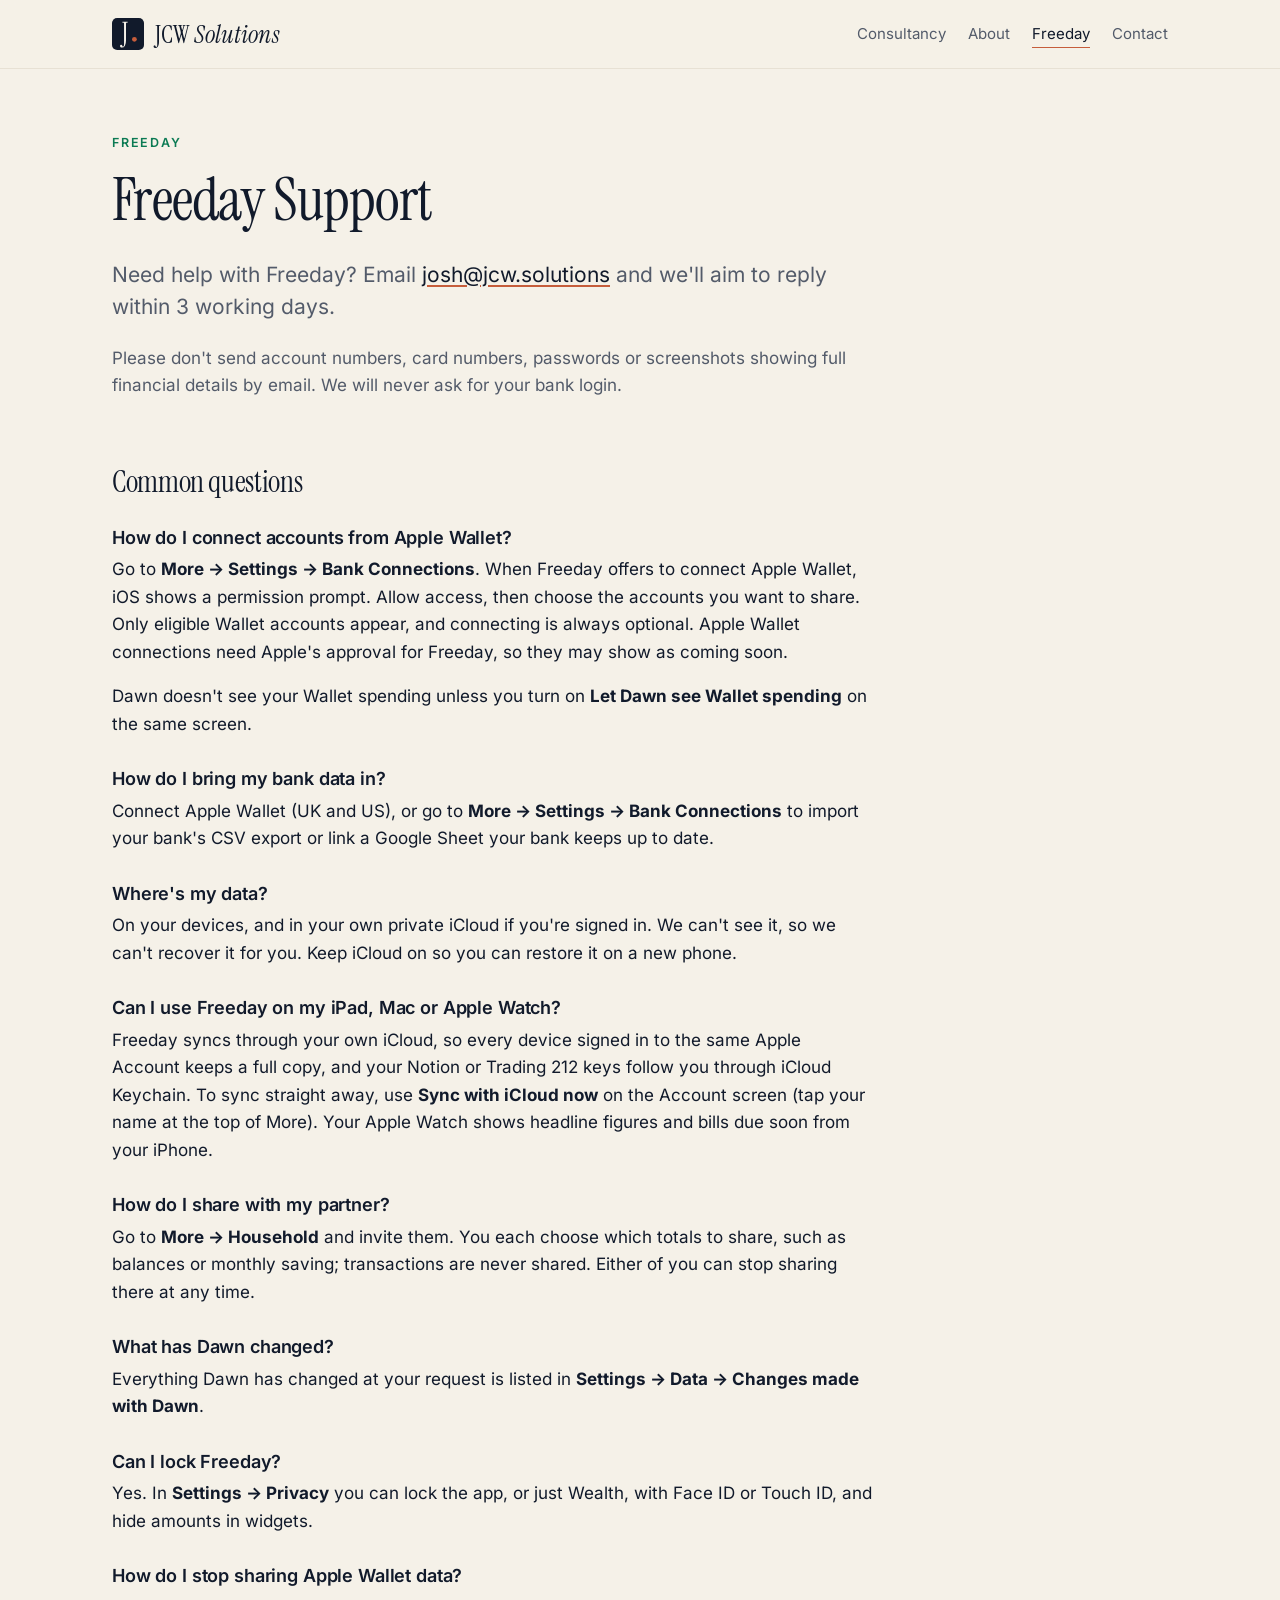
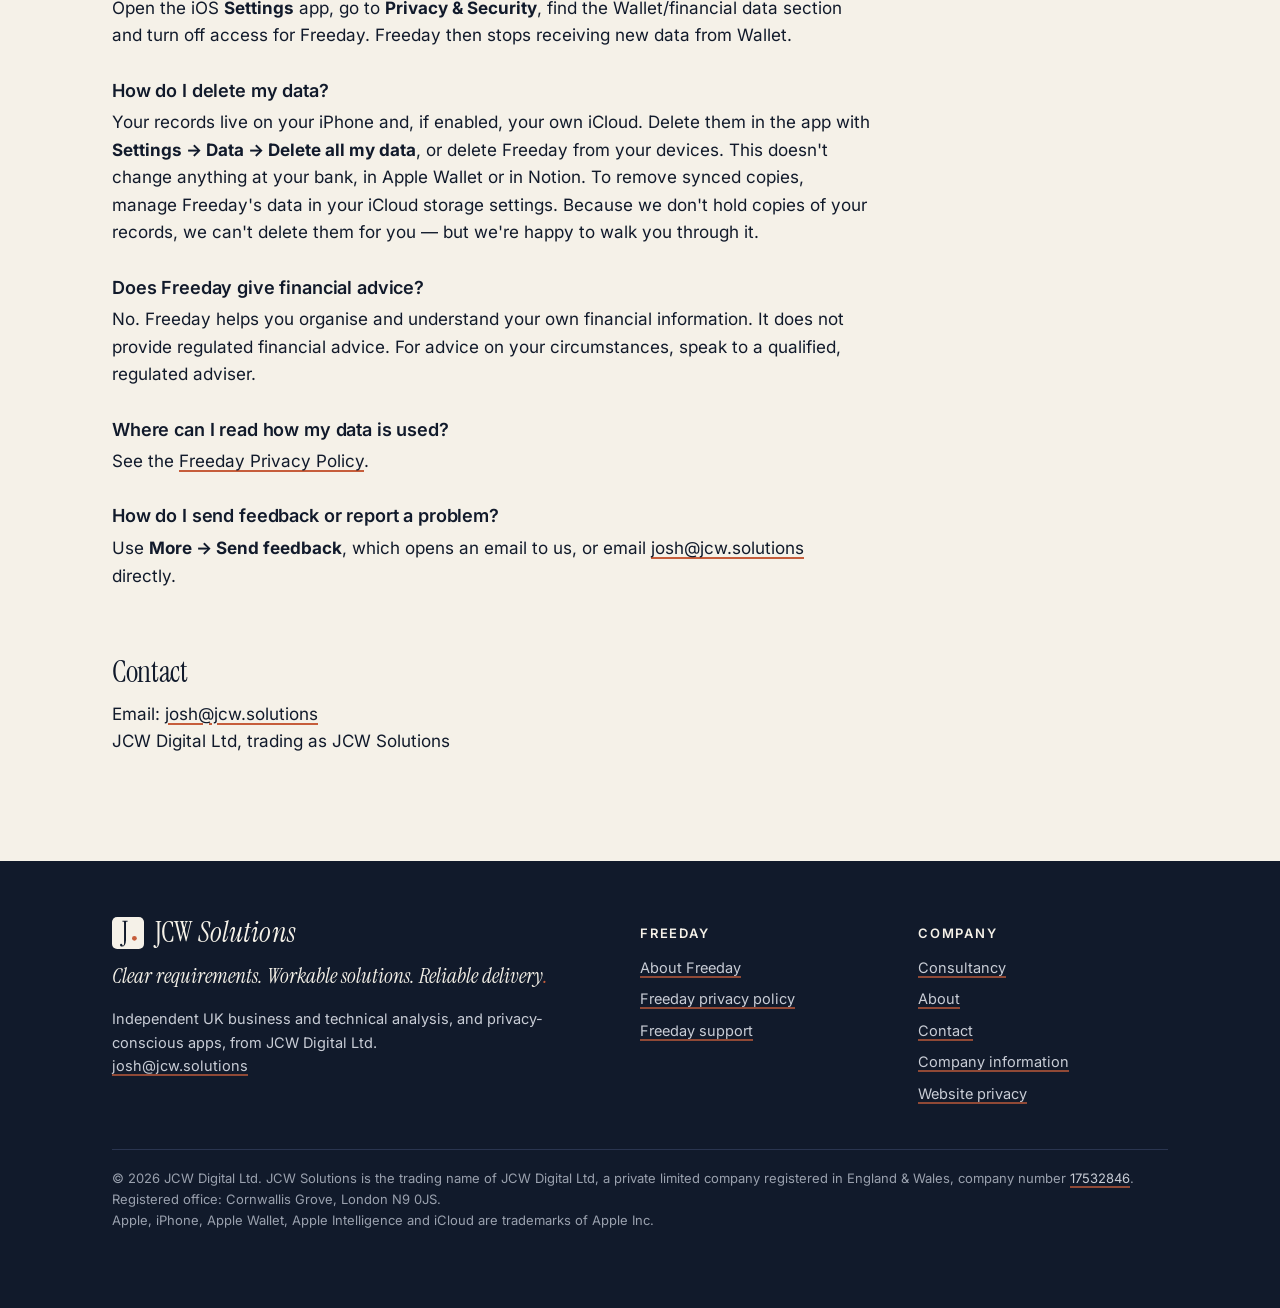
<file: freeday/support/index.html>
<!doctype html>
<html lang="en-GB">
<head>
<meta charset="utf-8">
<meta name="viewport" content="width=device-width, initial-scale=1">
<title>Freeday Support — JCW Solutions</title>
<meta name="description" content="Get help with Freeday, manage the data you share, and contact support.">
<link rel="canonical" href="https://jcw.solutions/freeday/support/">
<meta property="og:title" content="Freeday Support — JCW Solutions">
<meta property="og:description" content="Get help with Freeday, manage the data you share, and contact support.">
<meta property="og:url" content="https://jcw.solutions/freeday/support/">
<meta property="og:type" content="website">
<meta property="og:site_name" content="JCW Solutions (JCW Digital Ltd)">
<script type="application/ld+json">{"@context": "https://schema.org", "@type": "Organization", "name": "JCW Solutions", "legalName": "JCW Digital Ltd", "url": "https://jcw.solutions", "email": "josh@jcw.solutions", "logo": "https://jcw.solutions/assets/jcw-mark.svg", "founder": {"@type": "Person", "name": "Joshua Williams"}, "address": {"@type": "PostalAddress", "streetAddress": "Cornwallis Grove", "addressLocality": "London", "postalCode": "N9 0JS", "addressCountry": "GB"}, "identifier": {"@type": "PropertyValue", "propertyID": "Companies House company number", "value": "17532846"}, "sameAs": ["https://find-and-update.company-information.service.gov.uk/company/17532846"]}</script>
<meta name="color-scheme" content="light dark">
<meta name="theme-color" content="#F5F1E8" media="(prefers-color-scheme: light)">
<meta name="theme-color" content="#111A2B" media="(prefers-color-scheme: dark)">
<link rel="preload" href="/assets/fonts/instrument-serif.woff2" as="font" type="font/woff2" crossorigin>
<link rel="preload" href="/assets/fonts/inter-var.woff2" as="font" type="font/woff2" crossorigin>
<link rel="icon" href="/assets/favicon.svg" type="image/svg+xml">
<link rel="stylesheet" href="/assets/site.css">
<script src="/assets/site.js" defer></script>
</head>
<body data-section="freeday">
<a class="skip" href="#main">Skip to content</a>
<header class="site-header"><div class="wrap">
  <a class="brand" href="/" aria-label="JCW Solutions home"><svg class="brand-mark" viewBox="0 0 512 512" aria-hidden="true" focusable="false"><rect width="512" height="512" rx="81.92" class="tile"/><path d="M159.76448 473.5488Q146.11455999999998 473.5488 137.52832 466.28352Q128.94208 459.01824 128.94208 447.1296Q128.94208 438.3232 134.00576 432.59904Q139.06944 426.87488 146.99519999999998 426.87488Q154.48064 426.87488 157.56288 431.27808000000005Q160.64512 435.68128 162.62655999999998 441.40544Q164.608 447.1296 167.24992 451.53279999999995Q169.89184 455.936 175.61599999999999 455.936Q183.98208 455.936 188.38528 446.24896Q192.78848 436.56192 192.78848 418.94912V90.91072000000003Q192.78848 81.66399999999999 189.9264 78.58176Q187.06432 75.49952000000002 177.8176 73.73824000000002L167.69024 71.97696000000002Q161.96608 70.656 161.96608 66.69312000000002Q161.96608 61.84960000000001 168.57088 61.84960000000001H248.2688Q254.8736 61.84960000000001 254.8736 66.69312000000002Q254.8736 70.656 249.14944 71.97696000000002L239.02208 73.73824000000002Q229.77535999999998 75.49952000000002 226.91328 78.58176Q224.0512 81.66399999999999 224.0512 90.91072000000003V359.50592Q224.0512 412.34432 206.87872 442.94656Q189.70623999999998 473.5488 159.76448 473.5488Z" class="j"/><circle cx="358.40" cy="340.48" r="38.40" class="stop"/></svg><span>JCW <em>Solutions</em></span></a>
  <nav class="nav" aria-label="Main"><a href="/#services">Consultancy</a><a href="/#about">About</a><a href="/freeday/" aria-current="page">Freeday</a><a href="/#contact">Contact</a></nav>
</div></header>
<main id="main">
<div class="wrap"><article class="doc">
  <p class="eyebrow">Freeday</p>
  <h1>Freeday Support</h1>
  <p class="lede">Need help with Freeday? Email <a href="mailto:josh@jcw.solutions">josh@jcw.solutions</a> and we'll aim to reply within 3 working days.</p>
  <p class="muted">Please don't send account numbers, card numbers, passwords or screenshots showing full financial details by email. We will never ask for your bank login.</p>

  <h2>Common questions</h2>

  <h3>How do I connect accounts from Apple Wallet?</h3>
  <p>Go to <strong>More → Settings → Bank Connections</strong>. When Freeday offers to connect Apple Wallet, iOS shows a permission prompt. Allow access, then choose the accounts you want to share. Only eligible Wallet accounts appear, and connecting is always optional. Apple Wallet connections need Apple's approval for Freeday, so they may show as coming soon.</p>
  <p>Dawn doesn't see your Wallet spending unless you turn on <strong>Let Dawn see Wallet spending</strong> on the same screen.</p>

  <h3>How do I bring my bank data in?</h3>
  <p>Connect Apple Wallet (UK and US), or go to <strong>More → Settings → Bank Connections</strong> to import your bank's CSV export or link a Google Sheet your bank keeps up to date.</p>

  <h3>Where's my data?</h3>
  <p>On your devices, and in your own private iCloud if you're signed in. We can't see it, so we can't recover it for you. Keep iCloud on so you can restore it on a new phone.</p>

  <h3>Can I use Freeday on my iPad, Mac or Apple Watch?</h3>
  <p>Freeday syncs through your own iCloud, so every device signed in to the same Apple Account keeps a full copy, and your Notion or Trading 212 keys follow you through iCloud Keychain. To sync straight away, use <strong>Sync with iCloud now</strong> on the Account screen (tap your name at the top of More). Your Apple Watch shows headline figures and bills due soon from your iPhone.</p>

  <h3>How do I share with my partner?</h3>
  <p>Go to <strong>More → Household</strong> and invite them. You each choose which totals to share, such as balances or monthly saving; transactions are never shared. Either of you can stop sharing there at any time.</p>

  <h3>What has Dawn changed?</h3>
  <p>Everything Dawn has changed at your request is listed in <strong>Settings → Data → Changes made with Dawn</strong>.</p>

  <h3>Can I lock Freeday?</h3>
  <p>Yes. In <strong>Settings → Privacy</strong> you can lock the app, or just Wealth, with Face ID or Touch ID, and hide amounts in widgets.</p>

  <h3>How do I stop sharing Apple Wallet data?</h3>
  <p>Open the iOS <strong>Settings</strong> app, go to <strong>Privacy &amp; Security</strong>, find the Wallet/financial data section and turn off access for Freeday. Freeday then stops receiving new data from Wallet.</p>

  <h3>How do I delete my data?</h3>
  <p>Your records live on your iPhone and, if enabled, your own iCloud. Delete them in the app with <strong>Settings → Data → Delete all my data</strong>, or delete Freeday from your devices. This doesn't change anything at your bank, in Apple Wallet or in Notion. To remove synced copies, manage Freeday's data in your iCloud storage settings. Because we don't hold copies of your records, we can't delete them for you — but we're happy to walk you through it.</p>

  <h3>Does Freeday give financial advice?</h3>
  <p>No. Freeday helps you organise and understand your own financial information. It does not provide regulated financial advice. For advice on your circumstances, speak to a qualified, regulated adviser.</p>

  <h3>Where can I read how my data is used?</h3>
  <p>See the <a href="/freeday/privacy/">Freeday Privacy Policy</a>.</p>

  <h3>How do I send feedback or report a problem?</h3>
  <p>Use <strong>More → Send feedback</strong>, which opens an email to us, or email <a href="mailto:josh@jcw.solutions">josh@jcw.solutions</a> directly.</p>

  <h2>Contact</h2>
  <p>Email: <a href="mailto:josh@jcw.solutions">josh@jcw.solutions</a><br>JCW Digital Ltd, trading as JCW Solutions</p>
</article></div>

</main>
<footer class="site-footer"><div class="wrap">
  <div class="cols">
    <div>
      <a class="brand" href="/" aria-label="JCW Solutions home"><svg class="brand-mark" viewBox="0 0 512 512" aria-hidden="true" focusable="false"><rect width="512" height="512" rx="81.92" class="tile"/><path d="M159.76448 473.5488Q146.11455999999998 473.5488 137.52832 466.28352Q128.94208 459.01824 128.94208 447.1296Q128.94208 438.3232 134.00576 432.59904Q139.06944 426.87488 146.99519999999998 426.87488Q154.48064 426.87488 157.56288 431.27808000000005Q160.64512 435.68128 162.62655999999998 441.40544Q164.608 447.1296 167.24992 451.53279999999995Q169.89184 455.936 175.61599999999999 455.936Q183.98208 455.936 188.38528 446.24896Q192.78848 436.56192 192.78848 418.94912V90.91072000000003Q192.78848 81.66399999999999 189.9264 78.58176Q187.06432 75.49952000000002 177.8176 73.73824000000002L167.69024 71.97696000000002Q161.96608 70.656 161.96608 66.69312000000002Q161.96608 61.84960000000001 168.57088 61.84960000000001H248.2688Q254.8736 61.84960000000001 254.8736 66.69312000000002Q254.8736 70.656 249.14944 71.97696000000002L239.02208 73.73824000000002Q229.77535999999998 75.49952000000002 226.91328 78.58176Q224.0512 81.66399999999999 224.0512 90.91072000000003V359.50592Q224.0512 412.34432 206.87872 442.94656Q189.70623999999998 473.5488 159.76448 473.5488Z" class="j"/><circle cx="358.40" cy="340.48" r="38.40" class="stop"/></svg><span>JCW <em>Solutions</em></span></a>
      <p class="tagline">Clear requirements. Workable solutions. Reliable delivery<span class="dot">.</span></p>
      <p>Independent UK business and technical analysis, and privacy-conscious apps, from JCW Digital Ltd.<br><a href="mailto:josh@jcw.solutions">josh@jcw.solutions</a></p>
    </div>
    <div><h4>Freeday</h4><ul>
      <li><a href="/freeday/">About Freeday</a></li>
      <li><a href="/freeday/privacy/">Freeday privacy policy</a></li>
      <li><a href="/freeday/support/">Freeday support</a></li>
    </ul></div>
    <div><h4>Company</h4><ul>
      <li><a href="/#services">Consultancy</a></li>
      <li><a href="/#about">About</a></li>
      <li><a href="/#contact">Contact</a></li>
      <li><a href="/#company">Company information</a></li>
      <li><a href="/privacy/">Website privacy</a></li>
    </ul></div>
  </div>
  <p class="legal">&copy; 2026 JCW Digital Ltd. JCW Solutions is the trading name of JCW Digital Ltd, a private limited company registered in England &amp; Wales, company number <a href="https://find-and-update.company-information.service.gov.uk/company/17532846">17532846</a>. Registered office: Cornwallis Grove, London N9 0JS.<br>Apple, iPhone, Apple Wallet, Apple Intelligence and iCloud are trademarks of Apple Inc.</p>
</div></footer>
</body>
</html>
</file>
<file: assets/site.css>
/* JCW Solutions: shared styles, following the JCW Solutions brand guidelines v1.0 (Nov 2026).
   Ink, Paper and one Copper accent; Instrument Serif for headlines, Inter for everything else.
   Fonts are served from this site. No external fonts, scripts or trackers. */
@font-face { font-family: "Instrument Serif"; src: url("/assets/fonts/instrument-serif.woff2") format("woff2"); font-weight: 400; font-style: normal; font-display: swap; }
@font-face { font-family: "Instrument Serif"; src: url("/assets/fonts/instrument-serif-italic.woff2") format("woff2"); font-weight: 400; font-style: italic; font-display: swap; }
@font-face { font-family: "Inter"; src: url("/assets/fonts/inter-var.woff2") format("woff2"); font-weight: 400 700; font-style: normal; font-display: swap; }

:root {
  /* Brand palette (guidelines, page 5) */
  --brand-ink: #111A2B;   --brand-paper: #F5F1E8;  --brand-copper: #C65D3B;
  --brand-mist: #E7E1D4;  --brand-stone: #6B7280;  --brand-sage: #7E9A8C;

  /* Roles: roughly 60% paper, 30% ink, under 10% copper */
  --bg: var(--brand-paper);
  --surface: #FBF9F4;
  --ink: var(--brand-ink);
  --muted: #535B6A;            /* Stone, deepened for AA body contrast on Paper */
  --line: var(--brand-mist);
  --copper: var(--brand-copper);   /* the full stop and other marks */
  --accent: #A84B2E;           /* Copper for small text and links: AA on Paper */
  --accent-ink: var(--brand-paper);
  --accent-soft: #EFE9DD;
  --btn-bg: var(--brand-ink);  --btn-ink: var(--brand-paper);
  --mark-tile: var(--brand-ink); --mark-j: var(--brand-paper);
  --todo-bg: #fff1b8; --todo-ink: #5a4500;
  --radius: 10px;
  --max: 1120px;
  --serif: "Instrument Serif", Georgia, "Times New Roman", serif;
  --sans: "Inter", -apple-system, BlinkMacSystemFont, "Segoe UI", Roboto, Arial, sans-serif;
}
@media (prefers-color-scheme: dark) {
  /* The guidelines' reversed treatment: Paper on Ink */
  :root:not([data-theme="light"]) {
    --bg: var(--brand-ink);
    --surface: #18233A;
    --ink: var(--brand-paper);
    --muted: #AEB4C0;
    --line: #2A3550;
    --copper: #D46D4B;
    --accent: #E3896B;
    --accent-ink: var(--brand-ink);
    --accent-soft: #1C2741;
    --btn-bg: var(--brand-paper); --btn-ink: var(--brand-ink);
    --mark-tile: var(--brand-paper); --mark-j: var(--brand-ink);
    --todo-bg: #4a3b00; --todo-ink: #ffe68a;
  }
}
/* Freeday pages: the product keeps the app's own green for its accents */
body[data-section="freeday"] { --accent: #0B7A53; --accent-soft: #E2F0E8; }
@media (prefers-color-scheme: dark) { body[data-section="freeday"] { --accent: #3DDC97; --accent-soft: #10291F; } }

* { box-sizing: border-box; }
html { -webkit-text-size-adjust: 100%; }
body { margin: 0; background: var(--bg); color: var(--ink); font: 17px/1.62 var(--sans); font-feature-settings: "calt", "kern"; overflow-x: hidden; -webkit-font-smoothing: antialiased; }
img, svg { max-width: 100%; display: block; }
a { color: var(--ink); text-decoration-color: var(--copper); text-decoration-thickness: 1.5px; text-underline-offset: 3px; }
a:hover { color: var(--accent); }
:focus-visible { outline: 3px solid var(--copper); outline-offset: 3px; border-radius: 4px; }
::selection { background: color-mix(in srgb, var(--copper) 28%, transparent); }

.wrap { width: 100%; max-width: var(--max); margin: 0 auto; padding: 0 16px; }
@media (min-width: 720px) { .wrap { padding: 0 32px; } }
.skip { position: absolute; left: -9999px; }
.skip:focus { left: 16px; top: 16px; background: var(--surface); padding: 8px 12px; z-index: 10; }

/* The copper full stop: the brand's signature. "This is settled; we can move on." */
.dot { color: var(--copper); }

/* Header */
.site-header { border-bottom: 1px solid var(--line); background: color-mix(in srgb, var(--bg) 92%, transparent); backdrop-filter: saturate(1.2) blur(10px); -webkit-backdrop-filter: saturate(1.2) blur(10px); position: sticky; top: 0; z-index: 5; }
.site-header .wrap { display: flex; align-items: center; justify-content: space-between; gap: 10px 24px; min-height: 68px; flex-wrap: wrap; }
.brand { display: flex; align-items: center; gap: 11px; color: var(--ink); text-decoration: none; font-family: var(--serif); font-size: 25px; line-height: 1; letter-spacing: 0.005em; }
.brand:hover { color: var(--ink); }
.brand-mark { width: 32px; height: 32px; flex: none; }
.brand-mark .tile { fill: var(--mark-tile); } .brand-mark .j { fill: var(--mark-j); } .brand-mark .stop { fill: var(--brand-copper); }
.brand em { font-style: italic; }
.nav { display: flex; gap: 4px 22px; flex-wrap: wrap; font-size: 15px; }
.nav a { color: var(--muted); text-decoration: none; padding: 6px 0; }
.nav a:hover { color: var(--ink); }
.nav a[aria-current="page"] { color: var(--ink); text-decoration: underline; text-decoration-color: var(--copper); text-underline-offset: 8px; }

/* Type: Instrument Serif for headlines, Inter for body and labels */
h1, h2 { font-family: var(--serif); font-weight: 400; letter-spacing: -0.012em; line-height: 1.04; margin: 0 0 0.45em; text-wrap: balance; }
h1 { font-size: clamp(46px, 7.2vw, 86px); }
h2 { font-size: clamp(34px, 4.4vw, 54px); }
h1 em, h2 em, h3.serif em { font-style: italic; }
h3 { font-family: var(--sans); font-size: 19px; font-weight: 600; letter-spacing: -0.008em; line-height: 1.3; margin: 0 0 0.4em; }
p { margin: 0 0 1em; }
.lede { font-size: clamp(18px, 2vw, 21px); line-height: 1.55; color: var(--muted); max-width: 36em; }
.eyebrow { text-transform: uppercase; letter-spacing: 0.14em; font-size: 12.5px; font-weight: 600; color: var(--accent); margin-bottom: 16px; }
.muted { color: var(--muted); }

/* Sections */
section { padding: 88px 0; border-bottom: 1px solid var(--line); }
section:last-of-type { border-bottom: 0; }
.hero { padding: 96px 0 84px; }
.hero h1 { max-width: 11.5em; }

.grid { display: grid; gap: 18px; }
@media (min-width: 720px) { .grid-2 { grid-template-columns: 1fr 1fr; } .grid-3 { grid-template-columns: repeat(3, 1fr); } }

.card { background: var(--surface); border: 1px solid var(--line); border-radius: var(--radius); padding: 26px; }
.card p:last-child { margin-bottom: 0; }
.card .muted { font-size: 15.5px; }

/* Ruled list: the editorial alternative to a grid of cards (services) */
.ruled { list-style: none; margin: 40px 0 0; padding: 0; display: grid; column-gap: 56px; border-top: 1px solid var(--ink); }
@media (min-width: 820px) { .ruled { grid-template-columns: 1fr 1fr; } }
.ruled li { padding: 22px 0 24px; border-bottom: 1px solid var(--line); }
.ruled h3 { margin-bottom: 6px; }
.ruled p { margin: 0; color: var(--muted); font-size: 16px; max-width: 32em; }

/* How I work: a genuine sequence, so it is numbered */
.steps { list-style: none; counter-reset: step; margin: 44px 0 0; padding: 0; display: grid; gap: 28px; }
@media (min-width: 820px) { .steps { grid-template-columns: repeat(4, 1fr); gap: 32px; } }
.steps li { counter-increment: step; border-top: 1px solid var(--ink); padding-top: 18px; }
.steps li::before { content: counter(step); display: block; font-family: var(--serif); font-size: 44px; line-height: 1; color: var(--copper); margin-bottom: 14px; }
.steps h3 { font-family: var(--serif); font-weight: 400; font-size: 30px; letter-spacing: -0.01em; margin-bottom: 8px; }
.steps p { color: var(--muted); font-size: 16px; margin: 0; }

/* About */
.about { display: grid; gap: 28px 64px; }
@media (min-width: 900px) { .about { grid-template-columns: 0.9fr 1.1fr; align-items: start; } }
.about blockquote { margin: 0; font-family: var(--serif); font-style: italic; font-size: clamp(28px, 3.2vw, 40px); line-height: 1.15; }
.facts { list-style: none; padding: 0; margin: 22px 0 0; border-top: 1px solid var(--line); }
.facts li { padding: 12px 0; border-bottom: 1px solid var(--line); font-size: 16px; }

.product { display: grid; gap: 20px; align-items: start; }
@media (min-width: 720px) { .product { grid-template-columns: 72px 1fr; } }
.app-icon { width: 72px; height: 72px; border-radius: 18px; display: grid; place-items: center; font-weight: 700; font-size: 26px; color: #fff; }
.app-icon.fitness { background: linear-gradient(145deg, #3b4252, #1d222b); }

.pill { display: inline-block; font-size: 12.5px; font-weight: 600; padding: 3px 10px; border-radius: 999px; background: var(--accent-soft); color: var(--accent); margin-right: 6px; }
.pill.neutral { background: var(--line); color: var(--muted); }

.btns { display: flex; gap: 12px; flex-wrap: wrap; margin-top: 28px; }
.btn { display: inline-block; padding: 12px 20px; border-radius: 999px; font-weight: 600; font-size: 15.5px; text-decoration: none; border: 1px solid var(--ink); color: var(--ink); background: transparent; transition: background-color .2s ease, color .2s ease; }
.btn:hover { background: var(--ink); color: var(--bg); }
.btn.primary { background: var(--btn-bg); color: var(--btn-ink); border-color: var(--btn-bg); }
.btn.primary:hover { background: transparent; color: var(--ink); }

ul.ticks { list-style: none; padding: 0; margin: 0 0 1em; }
ul.ticks li { padding-left: 26px; position: relative; margin-bottom: 8px; }
ul.ticks li::before { content: ""; position: absolute; left: 2px; top: 0.55em; width: 12px; height: 7px; border-left: 2px solid var(--accent); border-bottom: 2px solid var(--accent); transform: rotate(-45deg); }

.contact-line { font-family: var(--serif); font-size: clamp(30px, 4vw, 48px); line-height: 1.1; margin: 18px 0 10px; }
.contact-line a { text-decoration-thickness: 2px; text-underline-offset: 6px; }

/* Long-form legal pages */
.doc { max-width: 760px; padding: 64px 0 88px; }
.doc h1 { font-size: clamp(40px, 5.6vw, 60px); }
.doc h2 { font-size: 30px; margin-top: 1.9em; padding-top: 0.3em; }
.doc h3 { font-size: 18px; margin-top: 1.6em; }
.doc ul, .doc ol { padding-left: 1.3em; }
.doc li { margin-bottom: 6px; }
.doc .meta { color: var(--muted); font-size: 15px; }
.toc { background: var(--surface); border: 1px solid var(--line); border-radius: var(--radius); padding: 18px 22px; margin: 28px 0; font-size: 15.5px; }
.toc ol { margin: 6px 0 0; }
.summary { background: var(--accent-soft); border-left: 3px solid var(--accent); border-radius: 0 var(--radius) var(--radius) 0; padding: 20px 22px; margin: 24px 0; }
.summary ul { margin-bottom: 0; }
table { width: 100%; border-collapse: collapse; font-size: 15px; margin: 12px 0 20px; display: block; overflow-x: auto; }
th, td { text-align: left; vertical-align: top; padding: 10px 12px; border-bottom: 1px solid var(--line); min-width: 140px; }
th { font-weight: 600; background: var(--surface); }

/* Real app icon */
.app-icon-img { width: 72px; height: 72px; border-radius: 22.5%; box-shadow: 0 0 0 1px var(--line), 0 6px 18px rgba(0,0,0,.08); background: #fff; }
.app-icon-img.lg { width: 96px; height: 96px; }

/* iPhone frame around real screenshots (iPhone 17 Pro Max proportions).
   The figure is a size container, so cqw = 1% of the phone's width: bezel and corners scale together.
   The bezel is the image's own border; inner corner = outer radius minus bezel. */
.phone { container-type: inline-size; position: relative; margin: 0; width: 100%; max-width: 300px; }
.phone img { display: block; box-sizing: border-box; width: 100%; height: auto;
  border: 2.8cqw solid #15171b; border-radius: 15.4cqw; background: #15171b;
  box-shadow: 0 0 0 1px #3b3f46, 0 0 0 2.5px #0e1012,
              0 40px 70px -30px rgba(10,30,20,.45), 0 18px 30px -18px rgba(0,0,0,.30); }
/* Home hero with phone */
.hero-split { display: grid; gap: 40px; align-items: center; }
.hero-split .phone { max-width: 250px; margin: 0 auto; }
@media (min-width: 900px) {
  .hero-split { grid-template-columns: 1.35fr 1fr; }
  .hero-split .phone { max-width: 290px; }
}

/* Screenshot gallery */
.gallery { display: flex; gap: 24px; overflow-x: auto; scroll-snap-type: x mandatory; padding: 8px 4px 28px; margin: 28px -4px 0; -webkit-overflow-scrolling: touch; }
.gallery figure.shot { flex: 0 0 auto; width: 220px; scroll-snap-align: start; margin: 0; }
.gallery figure.shot .phone { max-width: none; }
.gallery figcaption { margin-top: 14px; font-size: 15px; color: var(--muted); }
.gallery figcaption strong { display: block; color: var(--ink); font-size: 16px; margin-bottom: 2px; }
@media (min-width: 900px) { .gallery { justify-content: center; gap: 48px; overflow: visible; } .gallery figure.shot { width: 26%; } }
.note { font-size: 13.5px; color: var(--muted); }

/* Placeholders that must be filled before going live */
mark.todo { background: var(--todo-bg); color: var(--todo-ink); padding: 1px 6px; border-radius: 4px; font-weight: 600; font-size: 0.92em; }

/* Footer */
.site-footer { background: var(--brand-ink); color: #C9CDD6; padding: 56px 0 64px; font-size: 14.5px; border-top: 0; }
.site-footer .cols { display: grid; gap: 28px; }
@media (min-width: 720px) { .site-footer .cols { grid-template-columns: 2fr 1fr 1fr; } }
.site-footer .brand { color: var(--brand-paper); font-size: 28px; margin-bottom: 14px; }
.site-footer .brand-mark .tile { fill: var(--brand-paper); } .site-footer .brand-mark .j { fill: var(--brand-ink); }
.site-footer .tagline { font-family: var(--serif); font-style: italic; font-size: 21px; color: var(--brand-paper); line-height: 1.25; margin-bottom: 18px; }
.site-footer .tagline .dot { color: var(--brand-copper); }
.site-footer h4 { color: var(--brand-paper); font-size: 13px; font-weight: 600; letter-spacing: 0.14em; text-transform: uppercase; margin: 6px 0 12px; }
.site-footer ul { list-style: none; padding: 0; margin: 0; }
.site-footer li { margin-bottom: 8px; }
.site-footer a { color: #C9CDD6; text-decoration-color: color-mix(in srgb, var(--brand-copper) 70%, transparent); }
.site-footer a:hover { color: var(--brand-paper); }
.site-footer .legal { font-size: 13px; color: #9AA1AE; margin-top: 36px; padding-top: 18px; border-top: 1px solid #2A3550; }

/* ---------- Freeday scroll tour ----------
   The phone stays pinned while the steps scroll past; the active step swaps the screen.
   Behind the phone, Freeday's sunrise rises with progress through the tour (--rise, 0 to 1, set by site.js). */
.tour { padding-bottom: 24px; }
.tour-head { margin-bottom: 8px; }
.tour-body { position: relative; display: grid; }
.tour-stage { position: sticky; align-self: start; z-index: 2; display: flex; align-items: center; justify-content: center; gap: 28px; isolation: isolate; }
.tour-phone { width: var(--phone-w); max-width: none; flex: none; z-index: 1; }
.tour-screens { position: relative; aspect-ratio: 1320 / 2868; box-sizing: content-box; overflow: hidden;
  border: 2.8cqw solid #15171b; border-radius: 15.4cqw; background: #15171b;
  box-shadow: 0 0 0 1px #3b3f46, 0 0 0 2.5px #0e1012, 0 50px 90px -40px rgba(10,40,25,.55), 0 20px 34px -20px rgba(0,0,0,.35); }
.tour-screen { position: absolute; inset: 0; }
.tour-screen img { width: 100%; height: 100%; border: 0; border-radius: 12.6cqw; box-shadow: none; object-fit: cover; }
html.js .tour-screen { opacity: 0; transform: translateY(7%) scale(.985); transition: opacity .55s ease, transform .7s cubic-bezier(.2,.75,.2,1); }
html.js .tour-screen.is-before { transform: translateY(-5%) scale(.985); }
html.js .tour-screen.is-active { opacity: 1; transform: none; }
html:not(.js) .tour-screen:not(.is-active) { display: none; }

.tour-sun { position: absolute; z-index: 0; left: 50%; bottom: 10%; width: min(680px, 96vw); pointer-events: none;
  transform: translate(-50%, calc((1 - var(--rise, 0)) * 62%)); opacity: calc(.3 + .7 * var(--rise, 0)); }
.sun-disc { display: block; width: 100%; aspect-ratio: 2 / 1; border-radius: 999px 999px 0 0;
  background: radial-gradient(circle at 50% 100%, color-mix(in srgb, var(--accent) 46%, transparent) 0%, color-mix(in srgb, var(--accent) 22%, transparent) 48%, color-mix(in srgb, var(--accent) 6%, transparent) 66%, transparent 72%); }
.sun-bar { display: block; height: 18px; margin: 24px auto 0; width: 104%; margin-left: -2%; border-radius: 999px; background: color-mix(in srgb, var(--accent) 26%, transparent); }
.sun-bar.short { width: 58%; margin: 18px auto 0; }

.tour-rail { list-style: none; margin: 0; padding: 0; display: flex; gap: 10px; }
.tour-rail button { all: unset; cursor: pointer; display: flex; align-items: center; gap: 10px; color: var(--muted); font-size: 14px; border-radius: 6px; }
.tour-rail button::before { content: ""; width: 4px; height: 22px; border-radius: 4px; background: var(--line); transition: height .35s ease, background .35s ease; }
.tour-rail button[aria-current="step"] { color: var(--ink); }
.tour-rail button[aria-current="step"]::before { height: 40px; background: var(--accent); }
.tour-rail button:focus-visible { outline: 3px solid var(--accent); outline-offset: 4px; }

.tour-step h3 { font-family: var(--serif); font-weight: 400; font-size: clamp(36px, 4.2vw, 58px); line-height: 1.04; letter-spacing: -0.012em; margin: 6px 0 14px; max-width: 12em; }
.tour-step p { color: var(--muted); font-size: clamp(17px, 1.6vw, 20px); max-width: 26em; margin: 0; }
.tour-step .tour-where { color: var(--accent); font-size: 15px; font-weight: 650; }
html.js .tour-step { opacity: .22; transition: opacity .45s ease; }
html.js .tour-step.is-active { opacity: 1; }

/* Desktop: phone pinned on the left, one step per screen-height on the right. */
@media (min-width: 900px) {
  .tour-body { grid-template-columns: minmax(0, 1.05fr) minmax(0, 1fr); column-gap: 48px; }
  .tour-stage { --phone-w: min(330px, calc((100svh - var(--header-h, 64px) - 120px) / 2.25)); top: var(--header-h, 64px); height: calc(100svh - var(--header-h, 64px)); }
  .tour-rail { flex-direction: column; gap: 14px; }
  .tour-step { min-height: calc(100svh - var(--header-h, 64px)); display: flex; flex-direction: column; justify-content: center; }
  .tour-steps { padding-bottom: 30svh; }
}

/* Phones and tablets: phone, rail and caption are pinned together and fill the screen; the steps below are
   invisible scroll distance (still read by screen readers), and the caption crossfades with the screen. */
.tour-caps { display: none; }
@media (max-width: 899px) {
  .tour-stage { --phone-w: min(240px, calc((100svh - var(--header-h, 64px) - 250px) / 2.25));
    top: var(--header-h, 64px); height: calc(100svh - var(--header-h, 64px)); flex-direction: column; justify-content: flex-start; gap: 14px;
    margin: 0 -16px; padding: 16px 16px 0; overflow: hidden; background: var(--bg); }
  .tour-rail { gap: 8px; }
  .tour-rail button span { position: absolute; width: 1px; height: 1px; overflow: hidden; clip: rect(0 0 0 0); }
  .tour-rail button::before { width: 18px; height: 4px; }
  .tour-rail button[aria-current="step"]::before { width: 34px; height: 4px; }
  .tour-sun { bottom: 34%; }
  html.js .tour-caps { display: grid; width: 100%; max-width: 30rem; position: relative; z-index: 1; background: var(--bg); box-shadow: 0 -14px 14px -4px var(--bg); padding-top: 4px; }
  .tour-sun .sun-bar { display: none; }
  .tour-rail { position: relative; z-index: 2; }
  .tour-cap { grid-area: 1 / 1; opacity: 0; transform: translateY(10px); transition: opacity .4s ease, transform .5s cubic-bezier(.2,.75,.2,1); }
  .tour-cap.is-active { opacity: 1; transform: none; }
  .tour-cap h3 { font-family: var(--serif); font-weight: 400; font-size: 32px; line-height: 1.06; letter-spacing: -0.01em; margin: 2px 0 8px; }
  .tour-cap p { color: var(--muted); font-size: 16px; margin: 0; }
  .tour-cap .tour-where { color: var(--accent); font-size: 14px; font-weight: 650; }
  html.js .tour-steps { position: relative; z-index: 1; margin-top: calc(-100svh + var(--header-h, 64px)); padding-bottom: 30svh; }
  html.js .tour-step { min-height: 65svh; opacity: 0; pointer-events: none; }
  html:not(.js) .tour-step { padding: 24px 0; }
}

@media (prefers-reduced-motion: reduce) {
  html.js .tour-screen, html.js .tour-step, .tour-cap, .tour-rail button::before { transition: none; }
  html.js .tour-screen, html.js .tour-screen.is-before { transform: none; }
  .tour-sun { transform: translate(-50%, 12%); opacity: .8; }
}

/* Company information (home page) */
.company { margin: 28px 0 0; border-top: 1px solid var(--line); max-width: 760px; }
.company > div { display: grid; grid-template-columns: minmax(130px, 200px) 1fr; gap: 16px; padding: 12px 0; border-bottom: 1px solid var(--line); }
.company dt { color: var(--stone, #6B7280); font-size: 15px; }
.company dd { margin: 0; font-size: 16px; }
@media (max-width: 560px) { .company > div { grid-template-columns: 1fr; gap: 2px; } }
</file>
